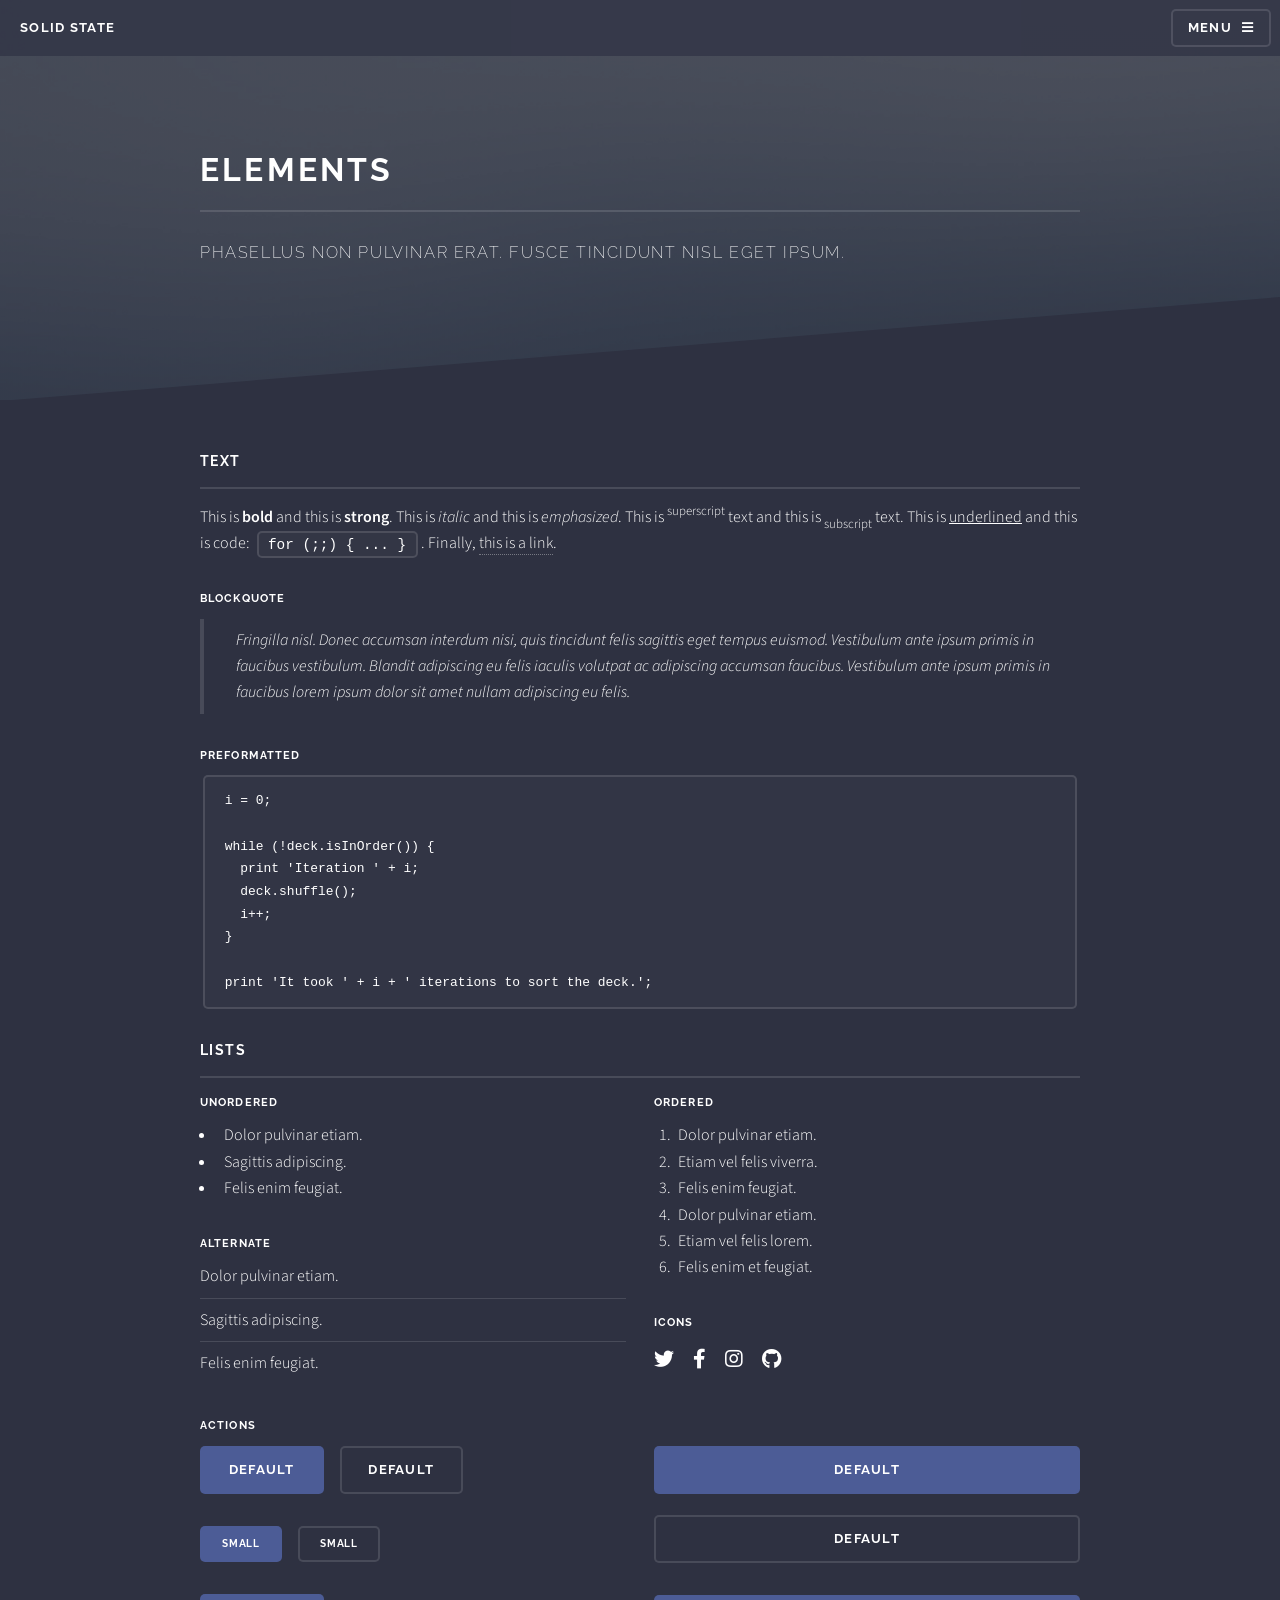
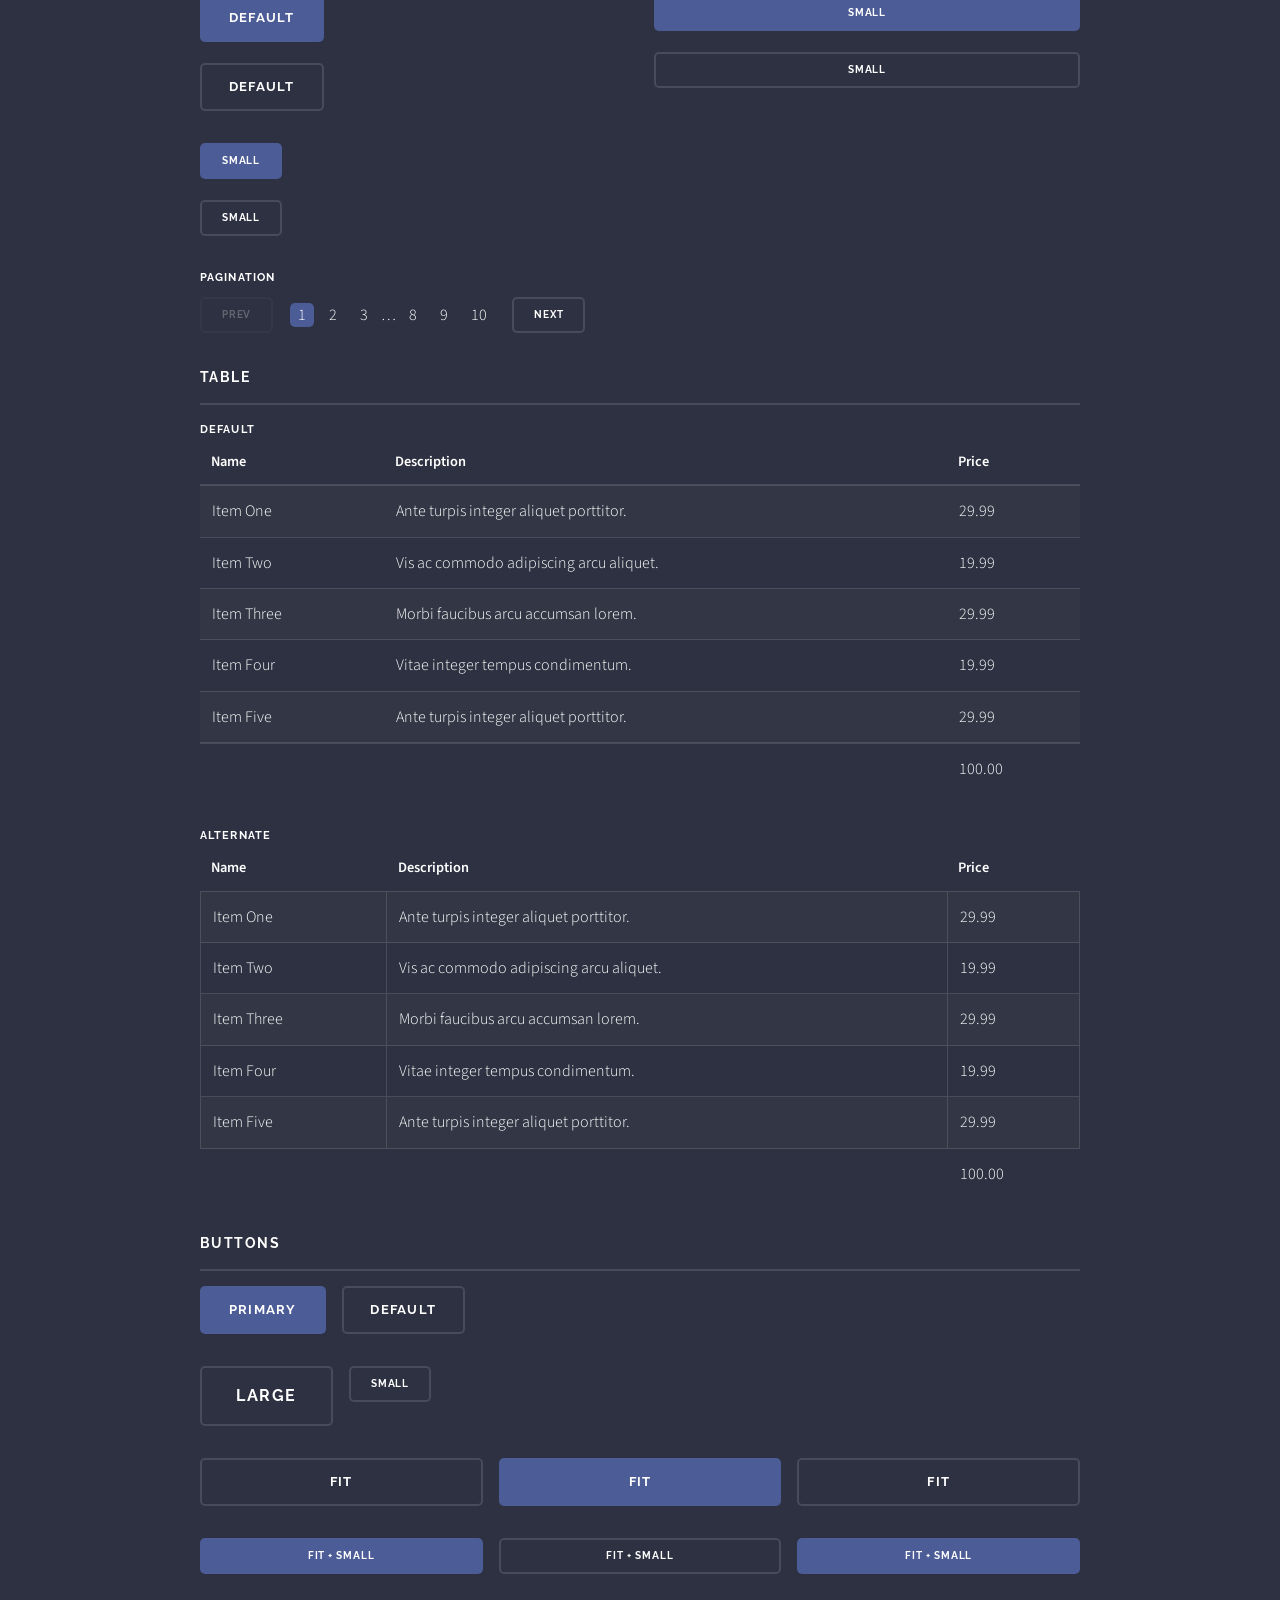
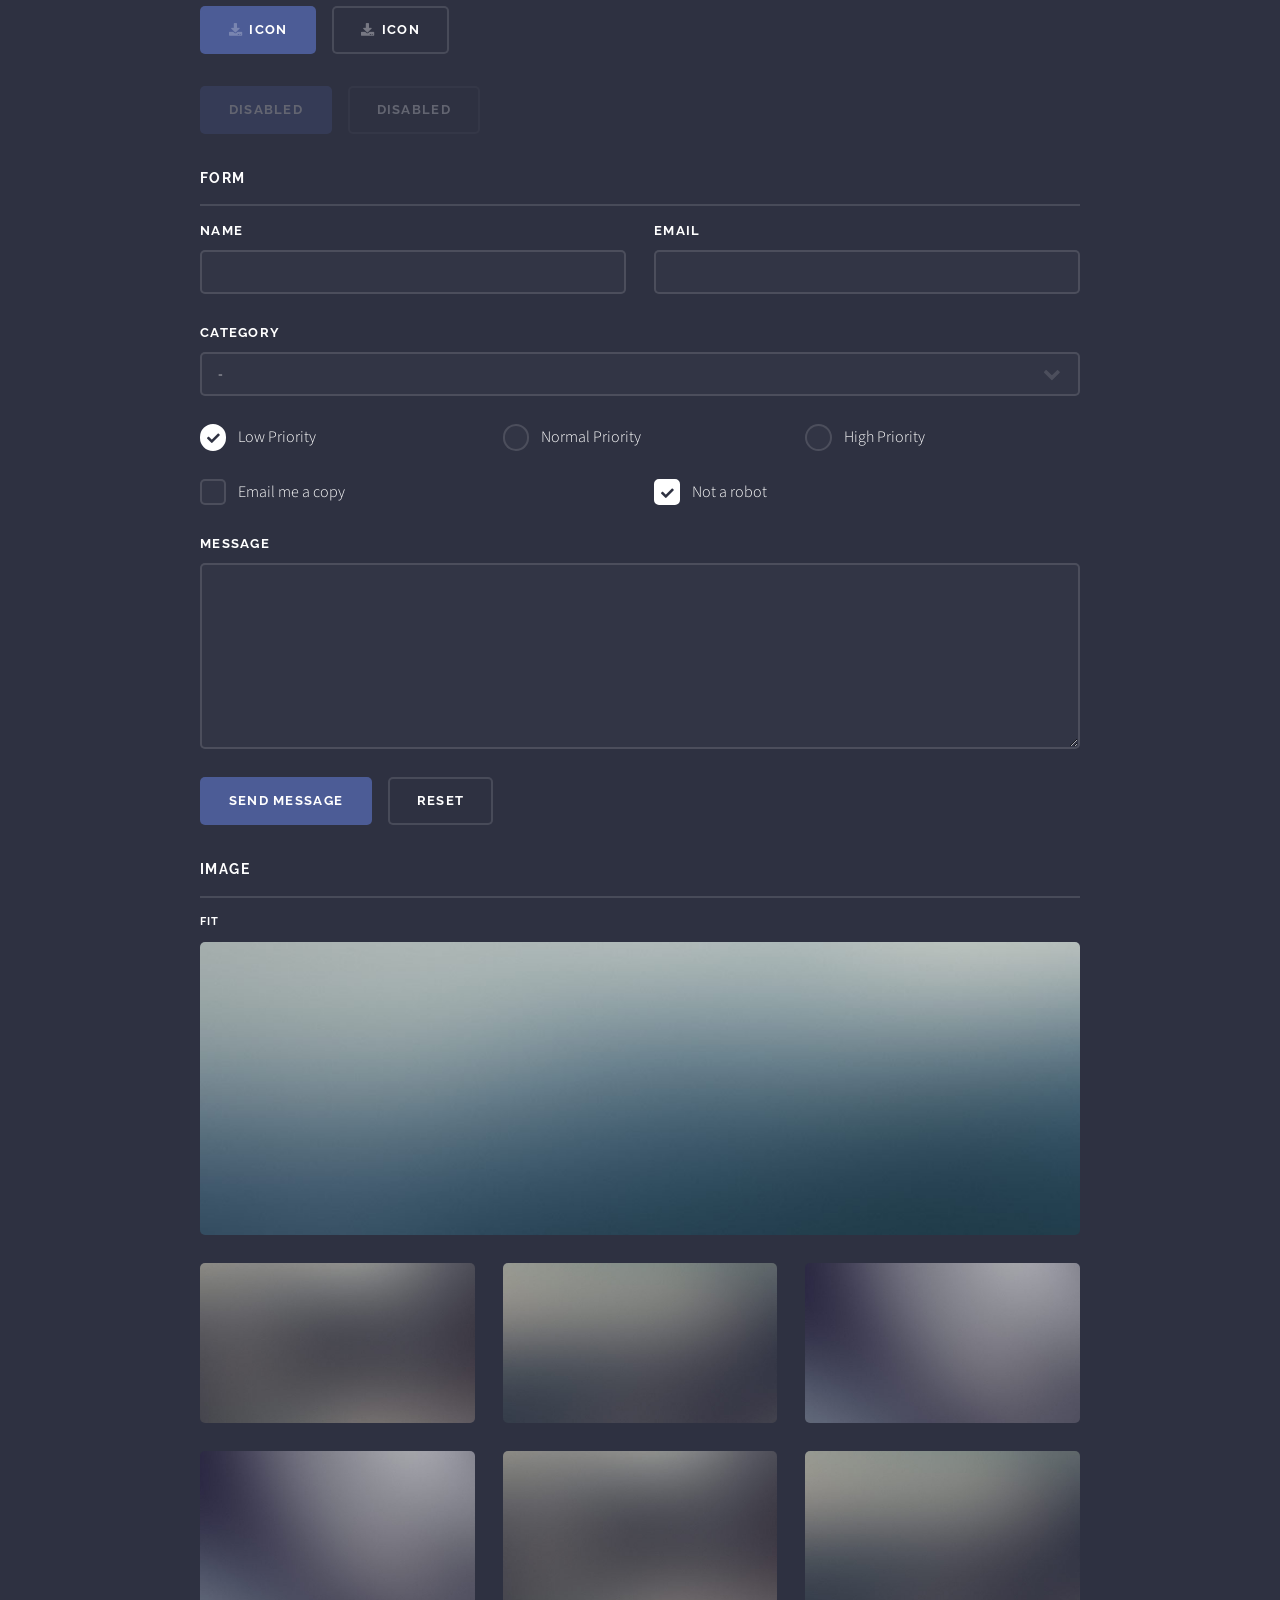
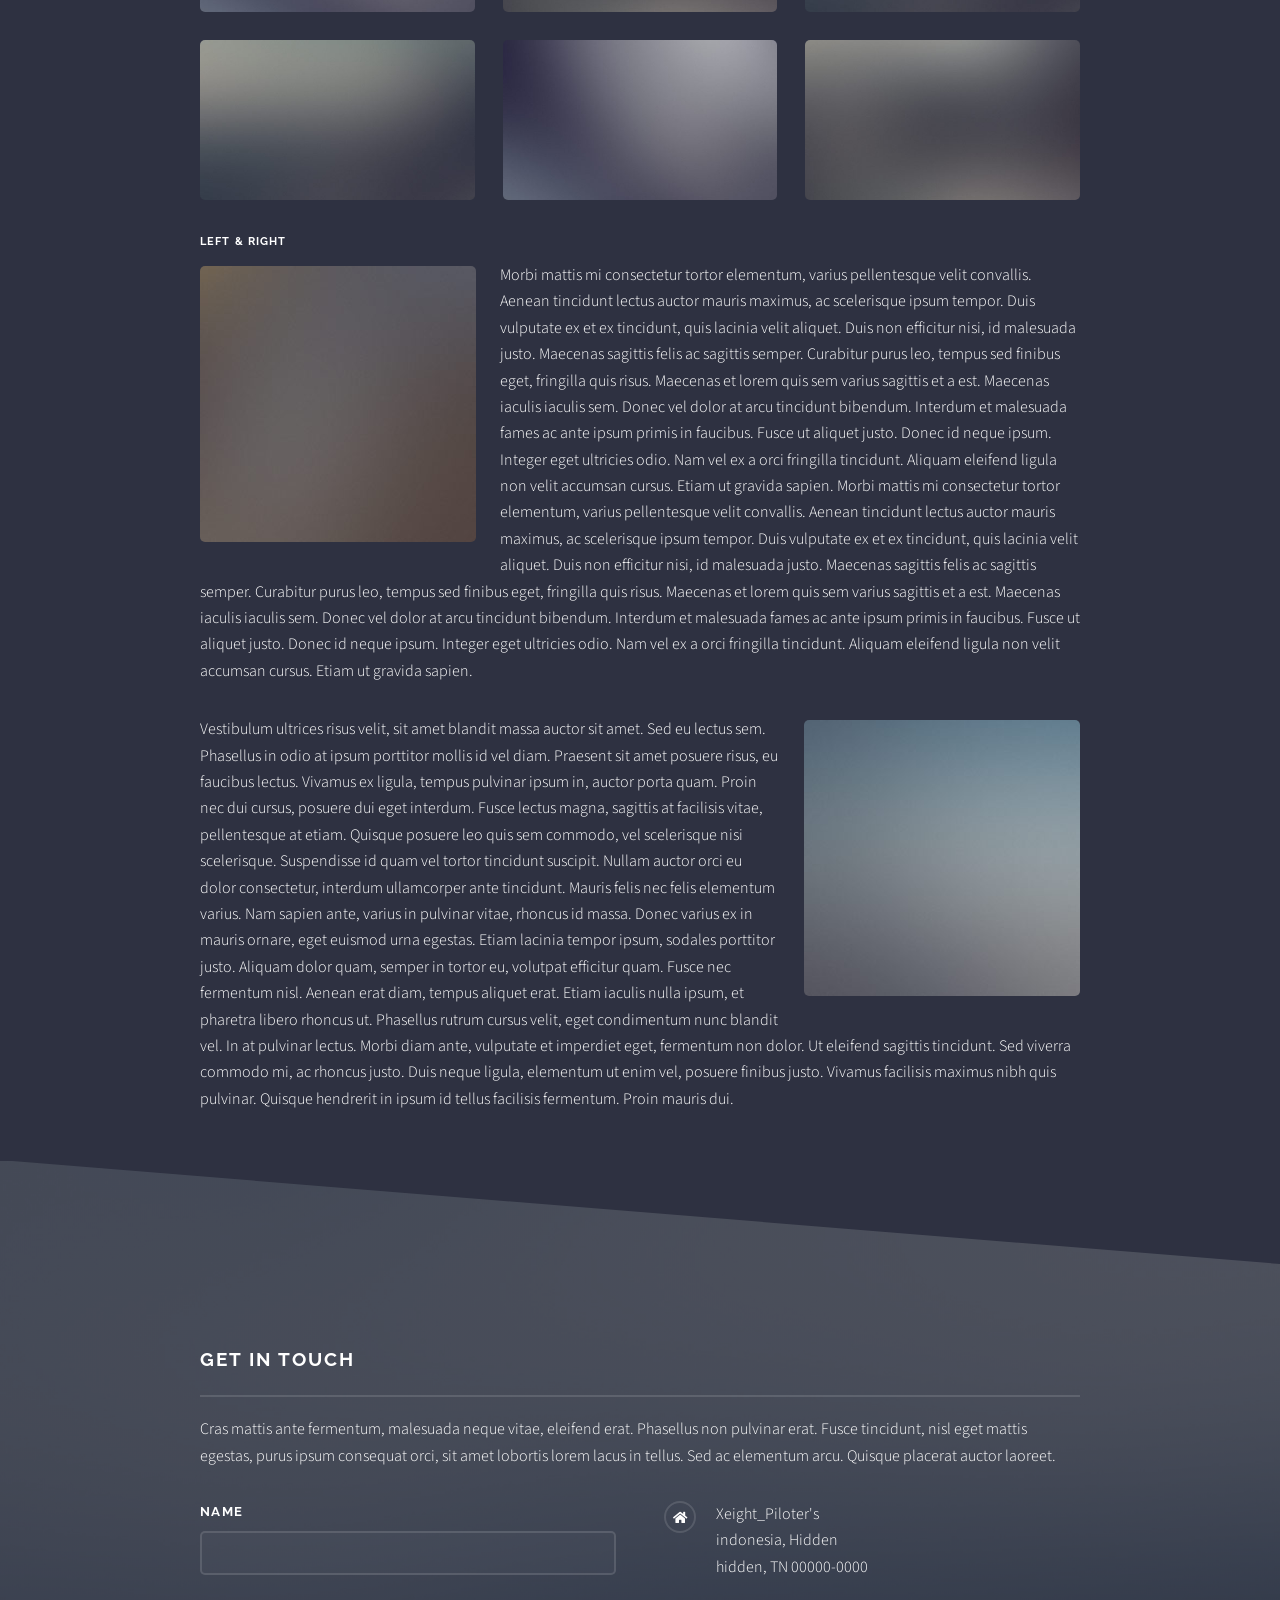
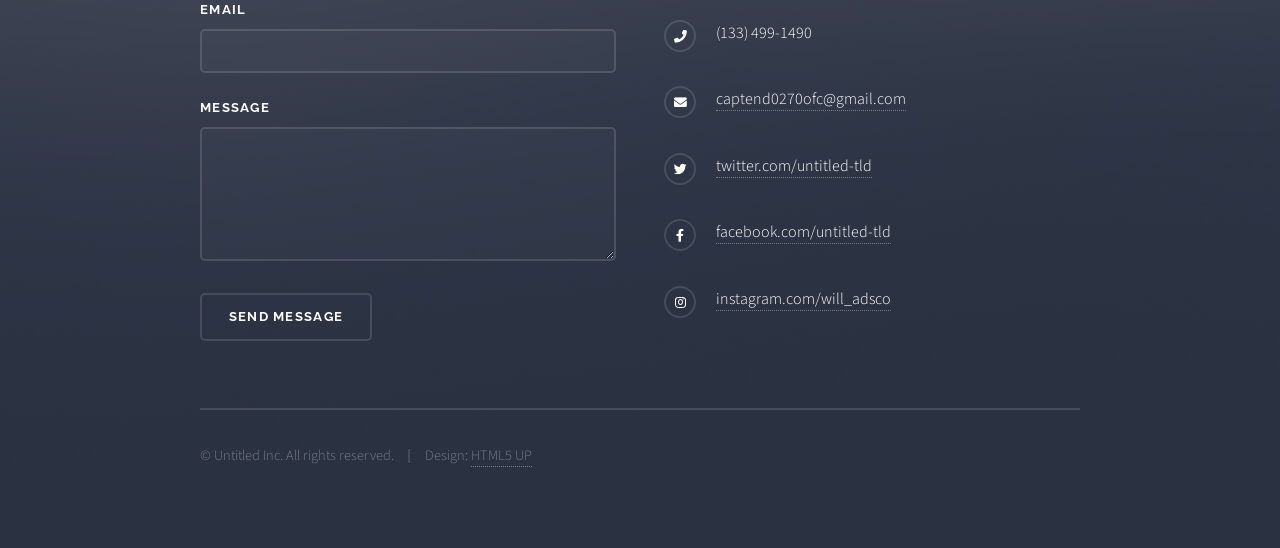
<file: elements.html>
<!DOCTYPE HTML>
<!--

-->
<html>
	<head>
		<title>Elements - cMake_Profero</title>
		<meta charset="utf-8" />
		<meta name="viewport" content="width=device-width, initial-scale=1.0">
		<link rel="stylesheet" href="assets/css/main.css" />
		<noscript><link rel="stylesheet" href="assets/css/noscript.css" /></noscript>
	</head>
	<body class="is-preload">

		<!-- Page Wrapper -->
			<div id="page-wrapper">

				<!-- Header -->
					<header id="header">
						<h1><a href="index.html">Solid State</a></h1>
						<nav>
							<a href="#menu">Menu</a>
						</nav>
					</header>

				<!-- Menu -->
					<nav id="menu">
						<div class="inner">
							<h2>Menu</h2>
							<ul class="links">
								<li><a href="index.html">Home</a></li>
								<li><a href="generic.html">Generic</a></li>
								<li><a href="elements.html">Elements</a></li>
								<li><a href="#">Log In</a></li>
								<li><a href="#">Sign Up</a></li>
							</ul>
							<a href="#" class="close">Close</a>
						</div>
					</nav>

				<!-- Wrapper -->
					<section id="wrapper">
						<header>
							<div class="inner">
								<h2>Elements</h2>
								<p>Phasellus non pulvinar erat. Fusce tincidunt nisl eget ipsum.</p>
							</div>
						</header>

						<!-- Content -->
							<div class="wrapper">
								<div class="inner">

									<section>
										<h3 class="major">Text</h3>
										<p>This is <b>bold</b> and this is <strong>strong</strong>. This is <i>italic</i> and this is <em>emphasized</em>.
										This is <sup>superscript</sup> text and this is <sub>subscript</sub> text.
										This is <u>underlined</u> and this is code: <code>for (;;) { ... }</code>. Finally, <a href="#">this is a link</a>.</p>
										<h4>Blockquote</h4>
										<blockquote>Fringilla nisl. Donec accumsan interdum nisi, quis tincidunt felis sagittis eget tempus euismod. Vestibulum ante ipsum primis in faucibus vestibulum. Blandit adipiscing eu felis iaculis volutpat ac adipiscing accumsan faucibus. Vestibulum ante ipsum primis in faucibus lorem ipsum dolor sit amet nullam adipiscing eu felis.</blockquote>
										<h4>Preformatted</h4>
										<pre><code>i = 0;

while (!deck.isInOrder()) {
  print 'Iteration ' + i;
  deck.shuffle();
  i++;
}

print 'It took ' + i + ' iterations to sort the deck.';</code></pre>
									</section>

									<section>
										<h3 class="major">Lists</h3>
										<div class="row">
											<div class="col-6 col-12-medium">
												<h4>Unordered</h4>
												<ul>
													<li>Dolor pulvinar etiam.</li>
													<li>Sagittis adipiscing.</li>
													<li>Felis enim feugiat.</li>
												</ul>
												<h4>Alternate</h4>
												<ul class="alt">
													<li>Dolor pulvinar etiam.</li>
													<li>Sagittis adipiscing.</li>
													<li>Felis enim feugiat.</li>
												</ul>
											</div>
											<div class="col-6 col-12-medium">
												<h4>Ordered</h4>
												<ol>
													<li>Dolor pulvinar etiam.</li>
													<li>Etiam vel felis viverra.</li>
													<li>Felis enim feugiat.</li>
													<li>Dolor pulvinar etiam.</li>
													<li>Etiam vel felis lorem.</li>
													<li>Felis enim et feugiat.</li>
												</ol>
												<h4>Icons</h4>
												<ul class="icons">
													<li><a href="#" class="icon brands fa-twitter"><span class="label">Twitter</span></a></li>
													<li><a href="#" class="icon brands fa-facebook-f"><span class="label">Facebook</span></a></li>
													<li><a href="#" class="icon brands fa-instagram"><span class="label">Instagram</span></a></li>
													<li><a href="#" class="icon brands fa-github"><span class="label">Github</span></a></li>
												</ul>
											</div>
										</div>
										<h4>Actions</h4>
										<div class="row">
											<div class="col-6 col-12-medium">
												<ul class="actions">
													<li><a href="#" class="button primary">Default</a></li>
													<li><a href="#" class="button">Default</a></li>
												</ul>
												<ul class="actions small">
													<li><a href="#" class="button primary small">Small</a></li>
													<li><a href="#" class="button small">Small</a></li>
												</ul>
												<ul class="actions stacked">
													<li><a href="#" class="button primary">Default</a></li>
													<li><a href="#" class="button">Default</a></li>
												</ul>
												<ul class="actions stacked small">
													<li><a href="#" class="button primary small">Small</a></li>
													<li><a href="#" class="button small">Small</a></li>
												</ul>
											</div>
											<div class="col-6 col-12-medium">
												<ul class="actions stacked">
													<li><a href="#" class="button primary fit">Default</a></li>
													<li><a href="#" class="button fit">Default</a></li>
												</ul>
												<ul class="actions stacked small">
													<li><a href="#" class="button primary small fit">Small</a></li>
													<li><a href="#" class="button small fit">Small</a></li>
												</ul>
											</div>
										</div>
										<h4>Pagination</h4>
										<ul class="pagination">
											<li><span class="button small disabled">Prev</span></li>
											<li><a href="#" class="page active">1</a></li>
											<li><a href="#" class="page">2</a></li>
											<li><a href="#" class="page">3</a></li>
											<li><span>&hellip;</span></li>
											<li><a href="#" class="page">8</a></li>
											<li><a href="#" class="page">9</a></li>
											<li><a href="#" class="page">10</a></li>
											<li><a href="#" class="button small">Next</a></li>
										</ul>
									</section>

									<section>
										<h3 class="major">Table</h3>
										<h4>Default</h4>
										<div class="table-wrapper">
											<table>
												<thead>
													<tr>
														<th>Name</th>
														<th>Description</th>
														<th>Price</th>
													</tr>
												</thead>
												<tbody>
													<tr>
														<td>Item One</td>
														<td>Ante turpis integer aliquet porttitor.</td>
														<td>29.99</td>
													</tr>
													<tr>
														<td>Item Two</td>
														<td>Vis ac commodo adipiscing arcu aliquet.</td>
														<td>19.99</td>
													</tr>
													<tr>
														<td>Item Three</td>
														<td> Morbi faucibus arcu accumsan lorem.</td>
														<td>29.99</td>
													</tr>
													<tr>
														<td>Item Four</td>
														<td>Vitae integer tempus condimentum.</td>
														<td>19.99</td>
													</tr>
													<tr>
														<td>Item Five</td>
														<td>Ante turpis integer aliquet porttitor.</td>
														<td>29.99</td>
													</tr>
												</tbody>
												<tfoot>
													<tr>
														<td colspan="2"></td>
														<td>100.00</td>
													</tr>
												</tfoot>
											</table>
										</div>

										<h4>Alternate</h4>
										<div class="table-wrapper">
											<table class="alt">
												<thead>
													<tr>
														<th>Name</th>
														<th>Description</th>
														<th>Price</th>
													</tr>
												</thead>
												<tbody>
													<tr>
														<td>Item One</td>
														<td>Ante turpis integer aliquet porttitor.</td>
														<td>29.99</td>
													</tr>
													<tr>
														<td>Item Two</td>
														<td>Vis ac commodo adipiscing arcu aliquet.</td>
														<td>19.99</td>
													</tr>
													<tr>
														<td>Item Three</td>
														<td> Morbi faucibus arcu accumsan lorem.</td>
														<td>29.99</td>
													</tr>
													<tr>
														<td>Item Four</td>
														<td>Vitae integer tempus condimentum.</td>
														<td>19.99</td>
													</tr>
													<tr>
														<td>Item Five</td>
														<td>Ante turpis integer aliquet porttitor.</td>
														<td>29.99</td>
													</tr>
												</tbody>
												<tfoot>
													<tr>
														<td colspan="2"></td>
														<td>100.00</td>
													</tr>
												</tfoot>
											</table>
										</div>
									</section>

									<section>
										<h3 class="major">Buttons</h3>
										<ul class="actions">
											<li><a href="#" class="button primary">Primary</a></li>
											<li><a href="#" class="button">Default</a></li>
										</ul>
										<ul class="actions">
											<li><a href="#" class="button large">Large</a></li>
											<li><a href="#" class="button small">Small</a></li>
										</ul>
										<ul class="actions fit">
											<li><a href="#" class="button fit">Fit</a></li>
											<li><a href="#" class="button primary fit">Fit</a></li>
											<li><a href="#" class="button fit">Fit</a></li>
										</ul>
										<ul class="actions fit small">
											<li><a href="#" class="button primary fit small">Fit + Small</a></li>
											<li><a href="#" class="button fit small">Fit + Small</a></li>
											<li><a href="#" class="button primary fit small">Fit + Small</a></li>
										</ul>
										<ul class="actions">
											<li><a href="#" class="button primary icon solid fa-download">Icon</a></li>
											<li><a href="#" class="button icon solid fa-download">Icon</a></li>
										</ul>
										<ul class="actions">
											<li><span class="button primary disabled">Disabled</span></li>
											<li><span class="button disabled">Disabled</span></li>
										</ul>
									</section>

									<section>
										<h3 class="major">Form</h3>
										<form method="post" action="#">
											<div class="row gtr-uniform">
												<div class="col-6 col-12-xsmall">
													<label for="demo-name">Name</label>
													<input type="text" name="demo-name" id="demo-name" value="" />
												</div>
												<div class="col-6 col-12-xsmall">
													<label for="demo-email">Email</label>
													<input type="email" name="demo-email" id="demo-email" value="" />
												</div>
												<div class="col-12">
													<label for="demo-category">Category</label>
													<select name="demo-category" id="demo-category">
														<option value="">-</option>
														<option value="1">Manufacturing</option>
														<option value="1">Shipping</option>
														<option value="1">Administration</option>
														<option value="1">Human Resources</option>
													</select>
												</div>
												<div class="col-4 col-12-small">
													<input type="radio" id="demo-priority-low" name="demo-priority" checked>
													<label for="demo-priority-low">Low Priority</label>
												</div>
												<div class="col-4 col-12-small">
													<input type="radio" id="demo-priority-normal" name="demo-priority">
													<label for="demo-priority-normal">Normal Priority</label>
												</div>
												<div class="col-4 col-12-small">
													<input type="radio" id="demo-priority-high" name="demo-priority">
													<label for="demo-priority-high">High Priority</label>
												</div>
												<div class="col-6 col-12-small">
													<input type="checkbox" id="demo-copy" name="demo-copy">
													<label for="demo-copy">Email me a copy</label>
												</div>
												<div class="col-6 col-12-small">
													<input type="checkbox" id="demo-human" name="demo-human" checked>
													<label for="demo-human">Not a robot</label>
												</div>
												<div class="col-12">
													<label for="demo-message">Message</label>
													<textarea name="demo-message" id="demo-message" rows="6"></textarea>
												</div>
												<div class="col-12">
													<ul class="actions">
														<li><input type="submit" value="Send Message" class="primary" /></li>
														<li><input type="reset" value="Reset" /></li>
													</ul>
												</div>
											</div>
										</form>
									</section>

									<section>
										<h3 class="major">Image</h3>
										<h4>Fit</h4>
										<div class="box alt">
											<div class="row gtr-uniform">
												<div class="col-12"><span class="image fit"><img src="images/pic08.jpg" alt="" /></span></div>
												<div class="col-4"><span class="image fit"><img src="images/pic05.jpg" alt="" /></span></div>
												<div class="col-4"><span class="image fit"><img src="images/pic06.jpg" alt="" /></span></div>
												<div class="col-4"><span class="image fit"><img src="images/pic07.jpg" alt="" /></span></div>
												<div class="col-4"><span class="image fit"><img src="images/pic07.jpg" alt="" /></span></div>
												<div class="col-4"><span class="image fit"><img src="images/pic05.jpg" alt="" /></span></div>
												<div class="col-4"><span class="image fit"><img src="images/pic06.jpg" alt="" /></span></div>
												<div class="col-4"><span class="image fit"><img src="images/pic06.jpg" alt="" /></span></div>
												<div class="col-4"><span class="image fit"><img src="images/pic07.jpg" alt="" /></span></div>
												<div class="col-4"><span class="image fit"><img src="images/pic05.jpg" alt="" /></span></div>
											</div>
										</div>
										<h4>Left &amp; Right</h4>
										<p><span class="image left"><img src="images/pic01.jpg" alt="" /></span>Morbi mattis mi consectetur tortor elementum, varius pellentesque velit convallis. Aenean tincidunt lectus auctor mauris maximus, ac scelerisque ipsum tempor. Duis vulputate ex et ex tincidunt, quis lacinia velit aliquet. Duis non efficitur nisi, id malesuada justo. Maecenas sagittis felis ac sagittis semper. Curabitur purus leo, tempus sed finibus eget, fringilla quis risus. Maecenas et lorem quis sem varius sagittis et a est. Maecenas iaculis iaculis sem. Donec vel dolor at arcu tincidunt bibendum. Interdum et malesuada fames ac ante ipsum primis in faucibus. Fusce ut aliquet justo. Donec id neque ipsum. Integer eget ultricies odio. Nam vel ex a orci fringilla tincidunt. Aliquam eleifend ligula non velit accumsan cursus. Etiam ut gravida sapien. Morbi mattis mi consectetur tortor elementum, varius pellentesque velit convallis. Aenean tincidunt lectus auctor mauris maximus, ac scelerisque ipsum tempor. Duis vulputate ex et ex tincidunt, quis lacinia velit aliquet. Duis non efficitur nisi, id malesuada justo. Maecenas sagittis felis ac sagittis semper. Curabitur purus leo, tempus sed finibus eget, fringilla quis risus. Maecenas et lorem quis sem varius sagittis et a est. Maecenas iaculis iaculis sem. Donec vel dolor at arcu tincidunt bibendum. Interdum et malesuada fames ac ante ipsum primis in faucibus. Fusce ut aliquet justo. Donec id neque ipsum. Integer eget ultricies odio. Nam vel ex a orci fringilla tincidunt. Aliquam eleifend ligula non velit accumsan cursus. Etiam ut gravida sapien.</p>
										<p><span class="image right"><img src="images/pic02.jpg" alt="" /></span>Vestibulum ultrices risus velit, sit amet blandit massa auctor sit amet. Sed eu lectus sem. Phasellus in odio at ipsum porttitor mollis id vel diam. Praesent sit amet posuere risus, eu faucibus lectus. Vivamus ex ligula, tempus pulvinar ipsum in, auctor porta quam. Proin nec dui cursus, posuere dui eget interdum. Fusce lectus magna, sagittis at facilisis vitae, pellentesque at etiam. Quisque posuere leo quis sem commodo, vel scelerisque nisi scelerisque. Suspendisse id quam vel tortor tincidunt suscipit. Nullam auctor orci eu dolor consectetur, interdum ullamcorper ante tincidunt. Mauris felis nec felis elementum varius. Nam sapien ante, varius in pulvinar vitae, rhoncus id massa. Donec varius ex in mauris ornare, eget euismod urna egestas. Etiam lacinia tempor ipsum, sodales porttitor justo. Aliquam dolor quam, semper in tortor eu, volutpat efficitur quam. Fusce nec fermentum nisl. Aenean erat diam, tempus aliquet erat. Etiam iaculis nulla ipsum, et pharetra libero rhoncus ut. Phasellus rutrum cursus velit, eget condimentum nunc blandit vel. In at pulvinar lectus. Morbi diam ante, vulputate et imperdiet eget, fermentum non dolor. Ut eleifend sagittis tincidunt. Sed viverra commodo mi, ac rhoncus justo. Duis neque ligula, elementum ut enim vel, posuere finibus justo. Vivamus facilisis maximus nibh quis pulvinar. Quisque hendrerit in ipsum id tellus facilisis fermentum. Proin mauris dui.</p>
									</section>

								</div>
							</div>

					</section>

				<!-- Footer -->
					<section id="footer">
						<div class="inner">
							<h2 class="major">Get in touch</h2>
							<p>Cras mattis ante fermentum, malesuada neque vitae, eleifend erat. Phasellus non pulvinar erat. Fusce tincidunt, nisl eget mattis egestas, purus ipsum consequat orci, sit amet lobortis lorem lacus in tellus. Sed ac elementum arcu. Quisque placerat auctor laoreet.</p>
							<form method="post" action="#">
								<div class="fields">
									<div class="field">
										<label for="name">Name</label>
										<input type="text" name="name" id="name" />
									</div>
									<div class="field">
										<label for="email">Email</label>
										<input type="email" name="email" id="email" />
									</div>
									<div class="field">
										<label for="message">Message</label>
										<textarea name="message" id="message" rows="4"></textarea>
									</div>
								</div>
								<ul class="actions">
									<li><input type="submit" value="Send Message" /></li>
								</ul>
							</form>
							<ul class="contact">
								<li class="icon solid fa-home">
									Xeight_Piloter's<br />
									indonesia, Hidden<br />
									hidden, TN 00000-0000
								</li>
								<li class="icon solid fa-phone">(133) 499-1490</li>
								<li class="icon solid fa-envelope"><a href="#">captend0270ofc@gmail.com</a></li>
								<li class="icon brands fa-twitter"><a href="#">twitter.com/untitled-tld</a></li>
								<li class="icon brands fa-facebook-f"><a href="#">facebook.com/untitled-tld</a></li>
								<li class="icon brands fa-instagram"><a href="#">instagram.com/will_adsco</a></li>
							</ul>
							<ul class="copyright">
								<li>&copy; Untitled Inc. All rights reserved.</li><li>Design: <a href="http://html5up.net">HTML5 UP</a></li>
							</ul>
						</div>
					</section>

			</div>

		<!-- Scripts -->
			<script src="assets/js/jquery.min.js"></script>
			<script src="assets/js/jquery.scrollex.min.js"></script>
			<script src="assets/js/browser.min.js"></script>
			<script src="assets/js/breakpoints.min.js"></script>
			<script src="assets/js/util.js"></script>
			<script src="assets/js/main.js"></script>

	</body>
</html>
</file>
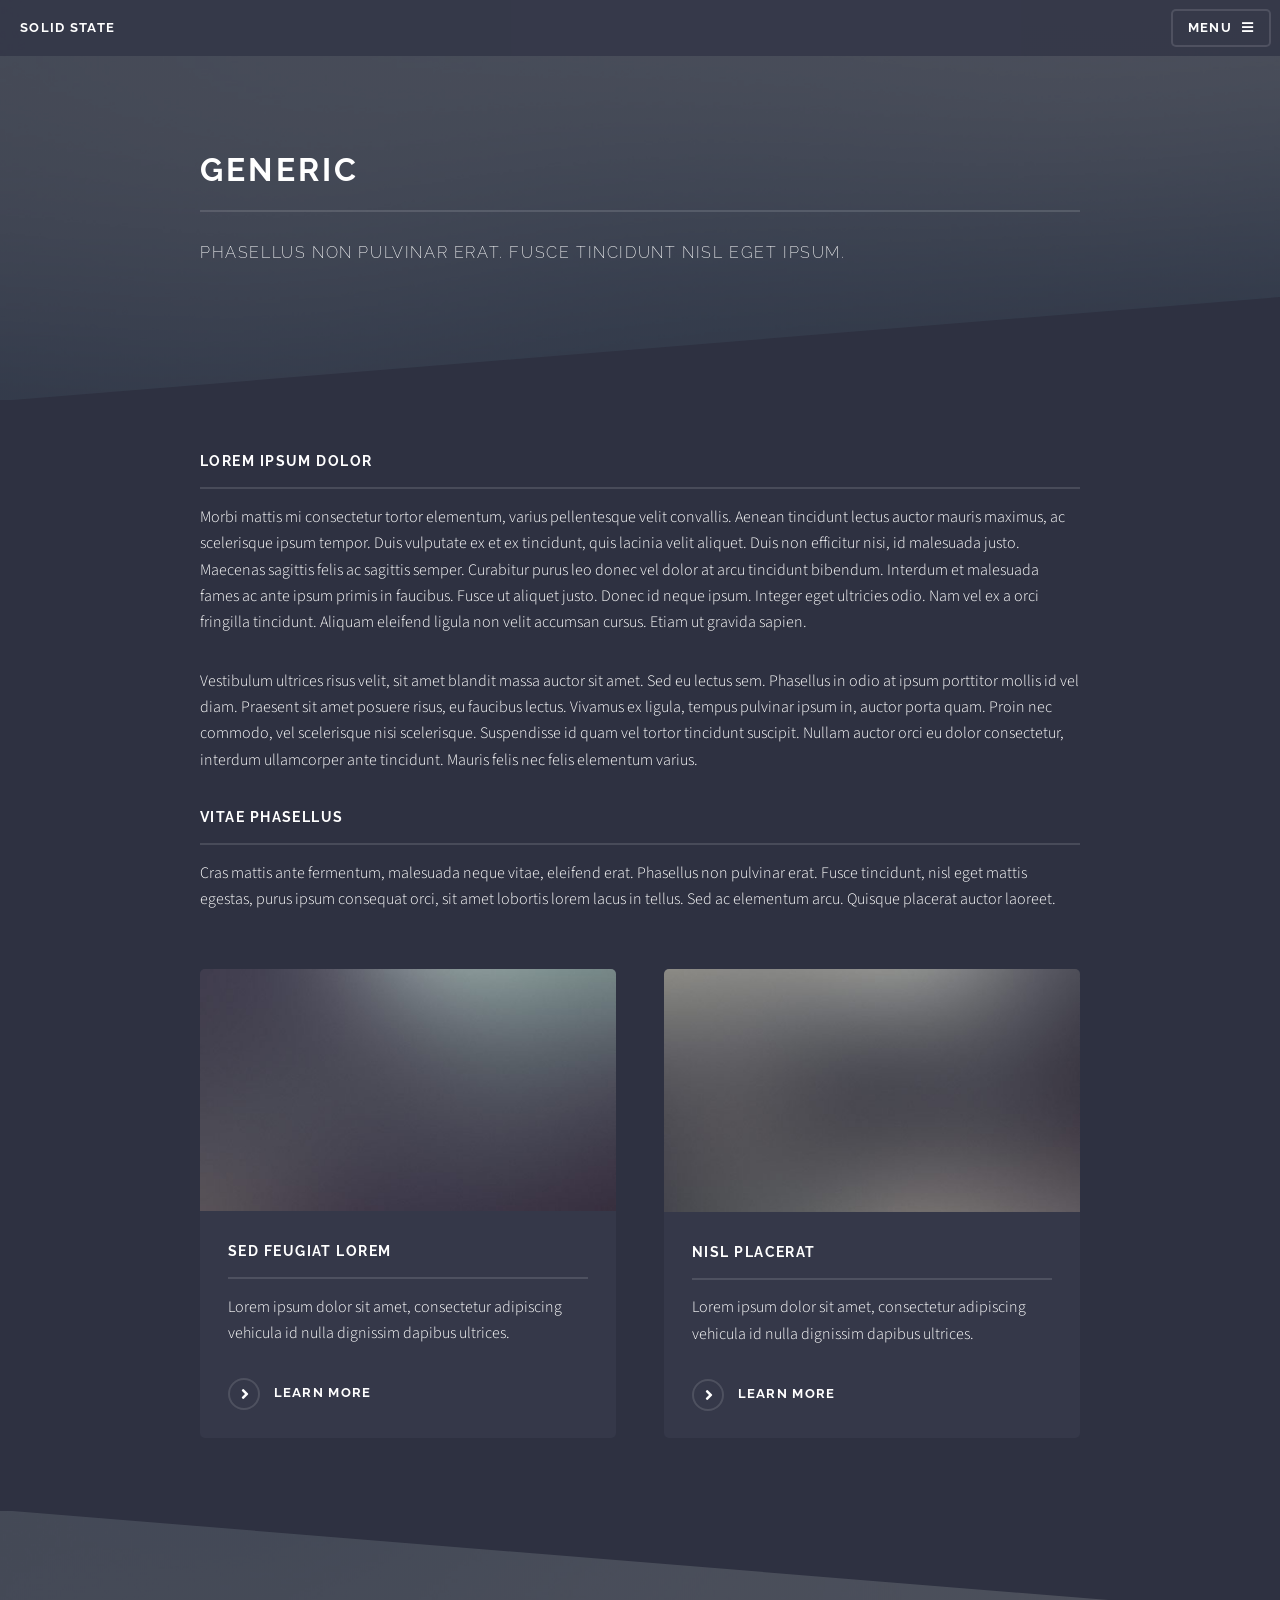
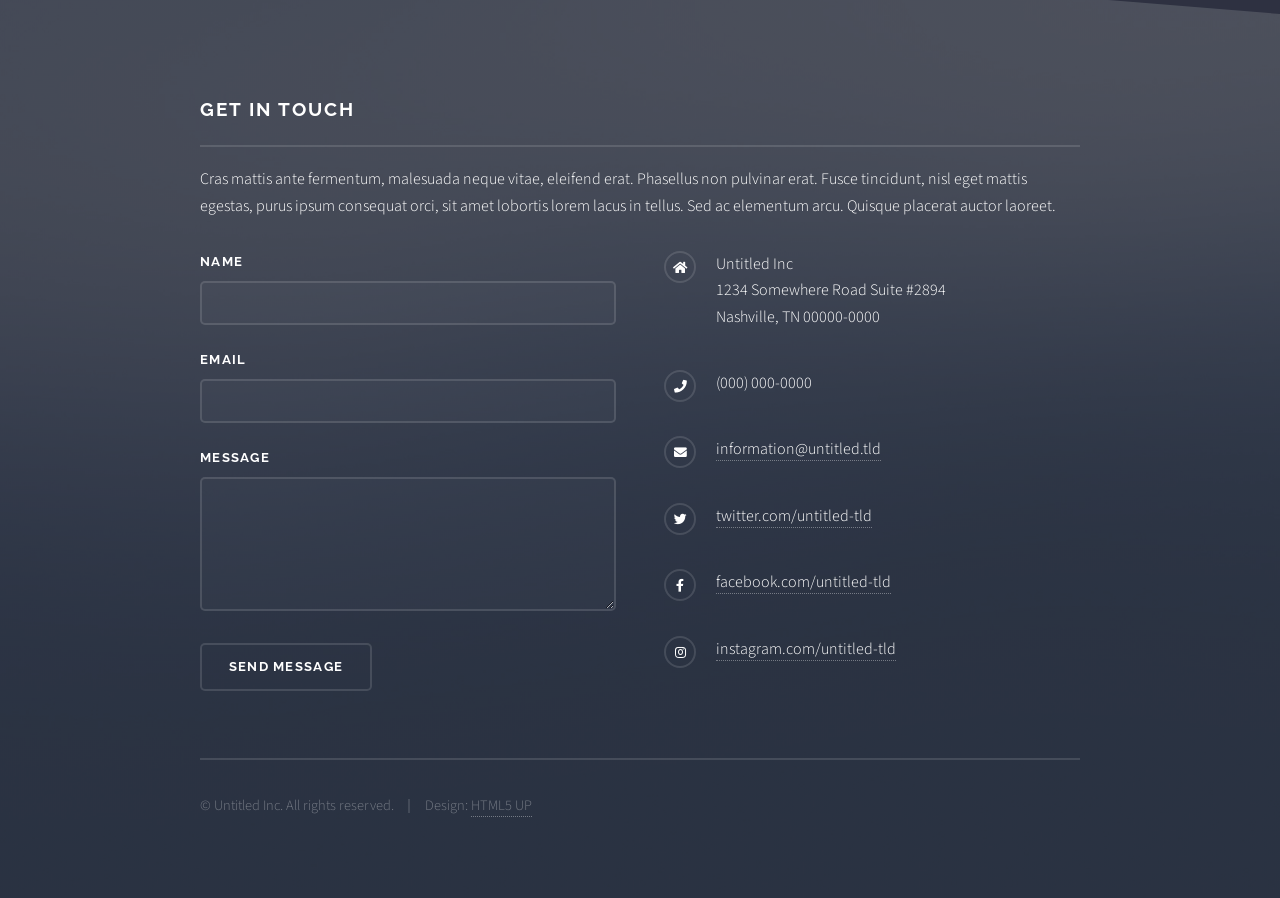
<file: generic.html>
<!DOCTYPE HTML>
<!--

-->
<html>
	<head>
		<title>Generic - Solid State by HTML5 UP</title>
		<meta charset="utf-8" />
		<meta name="viewport" content="width=device-width, initial-scale=1, user-scalable=no" />
		<link rel="stylesheet" href="assets/css/main.css" />
		<noscript><link rel="stylesheet" href="assets/css/noscript.css" /></noscript>
	</head>
	<body class="is-preload">

		<!-- Page Wrapper -->
			<div id="page-wrapper">

				<!-- Header -->
					<header id="header">
						<h1><a href="index.html">Solid State</a></h1>
						<nav>
							<a href="#menu">Menu</a>
						</nav>
					</header>

				<!-- Menu -->
					<nav id="menu">
						<div class="inner">
							<h2>Menu</h2>
							<ul class="links">
								<li><a href="index.html">Home</a></li>
								<li><a href="generic.html">Generic</a></li>
								<li><a href="elements.html">Elements</a></li>
								<li><a href="#">Log In</a></li>
								<li><a href="#">Sign Up</a></li>
							</ul>
							<a href="#" class="close">Close</a>
						</div>
					</nav>

				<!-- Wrapper -->
					<section id="wrapper">
						<header>
							<div class="inner">
								<h2>Generic</h2>
								<p>Phasellus non pulvinar erat. Fusce tincidunt nisl eget ipsum.</p>
							</div>
						</header>

						<!-- Content -->
							<div class="wrapper">
								<div class="inner">

									<h3 class="major">Lorem ipsum dolor</h3>
									<p>Morbi mattis mi consectetur tortor elementum, varius pellentesque velit convallis. Aenean tincidunt lectus auctor mauris maximus, ac scelerisque ipsum tempor. Duis vulputate ex et ex tincidunt, quis lacinia velit aliquet. Duis non efficitur nisi, id malesuada justo. Maecenas sagittis felis ac sagittis semper. Curabitur purus leo donec vel dolor at arcu tincidunt bibendum. Interdum et malesuada fames ac ante ipsum primis in faucibus. Fusce ut aliquet justo. Donec id neque ipsum. Integer eget ultricies odio. Nam vel ex a orci fringilla tincidunt. Aliquam eleifend ligula non velit accumsan cursus. Etiam ut gravida sapien.</p>

									<p>Vestibulum ultrices risus velit, sit amet blandit massa auctor sit amet. Sed eu lectus sem. Phasellus in odio at ipsum porttitor mollis id vel diam. Praesent sit amet posuere risus, eu faucibus lectus. Vivamus ex ligula, tempus pulvinar ipsum in, auctor porta quam. Proin nec commodo, vel scelerisque nisi scelerisque. Suspendisse id quam vel tortor tincidunt suscipit. Nullam auctor orci eu dolor consectetur, interdum ullamcorper ante tincidunt. Mauris felis nec felis elementum varius.</p>

									<h3 class="major">Vitae phasellus</h3>
									<p>Cras mattis ante fermentum, malesuada neque vitae, eleifend erat. Phasellus non pulvinar erat. Fusce tincidunt, nisl eget mattis egestas, purus ipsum consequat orci, sit amet lobortis lorem lacus in tellus. Sed ac elementum arcu. Quisque placerat auctor laoreet.</p>

									<section class="features">
										<article>
											<a href="#" class="image"><img src="images/pic04.jpg" alt="" /></a>
											<h3 class="major">Sed feugiat lorem</h3>
											<p>Lorem ipsum dolor sit amet, consectetur adipiscing vehicula id nulla dignissim dapibus ultrices.</p>
											<a href="#" class="special">Learn more</a>
										</article>
										<article>
											<a href="#" class="image"><img src="images/pic05.jpg" alt="" /></a>
											<h3 class="major">Nisl placerat</h3>
											<p>Lorem ipsum dolor sit amet, consectetur adipiscing vehicula id nulla dignissim dapibus ultrices.</p>
											<a href="#" class="special">Learn more</a>
										</article>
									</section>

								</div>
							</div>

					</section>

				<!-- Footer -->
					<section id="footer">
						<div class="inner">
							<h2 class="major">Get in touch</h2>
							<p>Cras mattis ante fermentum, malesuada neque vitae, eleifend erat. Phasellus non pulvinar erat. Fusce tincidunt, nisl eget mattis egestas, purus ipsum consequat orci, sit amet lobortis lorem lacus in tellus. Sed ac elementum arcu. Quisque placerat auctor laoreet.</p>
							<form method="post" action="#">
								<div class="fields">
									<div class="field">
										<label for="name">Name</label>
										<input type="text" name="name" id="name" />
									</div>
									<div class="field">
										<label for="email">Email</label>
										<input type="email" name="email" id="email" />
									</div>
									<div class="field">
										<label for="message">Message</label>
										<textarea name="message" id="message" rows="4"></textarea>
									</div>
								</div>
								<ul class="actions">
									<li><input type="submit" value="Send Message" /></li>
								</ul>
							</form>
							<ul class="contact">
								<li class="icon solid fa-home">
									Untitled Inc<br />
									1234 Somewhere Road Suite #2894<br />
									Nashville, TN 00000-0000
								</li>
								<li class="icon solid fa-phone">(000) 000-0000</li>
								<li class="icon solid fa-envelope"><a href="#">information@untitled.tld</a></li>
								<li class="icon brands fa-twitter"><a href="#">twitter.com/untitled-tld</a></li>
								<li class="icon brands fa-facebook-f"><a href="#">facebook.com/untitled-tld</a></li>
								<li class="icon brands fa-instagram"><a href="#">instagram.com/untitled-tld</a></li>
							</ul>
							<ul class="copyright">
								<li>&copy; Untitled Inc. All rights reserved.</li><li>Design: <a href="http://html5up.net">HTML5 UP</a></li>
							</ul>
						</div>
					</section>

			</div>

		<!-- Scripts -->
			<script src="assets/js/jquery.min.js"></script>
			<script src="assets/js/jquery.scrollex.min.js"></script>
			<script src="assets/js/browser.min.js"></script>
			<script src="assets/js/breakpoints.min.js"></script>
			<script src="assets/js/util.js"></script>
			<script src="assets/js/main.js"></script>

	</body>
</html>
</file>
<file: assets/css/noscript.css>
/* Banner */

	body.is-preload #banner .logo {
		-moz-transform: none;
		-webkit-transform: none;
		-ms-transform: none;
		transform: none;
		opacity: 1;
	}

	body.is-preload #banner h2 {
		opacity: 1;
		-moz-transform: none;
		-webkit-transform: none;
		-ms-transform: none;
		transform: none;
		-moz-filter: none;
		-webkit-filter: none;
		-ms-filter: none;
		filter: none;
	}

	body.is-preload #banner p {
		opacity: 01;
		-moz-transform: none;
		-webkit-transform: none;
		-ms-transform: none;
		transform: none;
		-moz-filter: none;
		-webkit-filter: none;
		-ms-filter: none;
		filter: none;
	}
</file>
<file: assets/css/main.css>
@import url(fontawesome-all.min.css);
@import url("https://fonts.googleapis.com/css?family=Raleway:200,700|Source+Sans+Pro:300,600,300italic,600italic");

html, body, div, span, applet, object,
iframe, h1, h2, h3, h4, h5, h6, p, blockquote,
pre, a, abbr, acronym, address, big, cite,
code, del, dfn, em, img, ins, kbd, q, s, samp,
small, strike, strong, sub, sup, tt, var, b,
u, i, center, dl, dt, dd, ol, ul, li, fieldset,
form, label, legend, table, caption, tbody,
tfoot, thead, tr, th, td, article, aside,
canvas, details, embed, figure, figcaption,
footer, header, hgroup, menu, nav, output, ruby,
section, summary, time, mark, audio, video {
	margin: 0;
	padding: 0;
	border: 0;
	font-size: 100%;
	font: inherit;
	vertical-align: baseline;}

article, aside, details, figcaption, figure,
footer, header, hgroup, menu, nav, section {
	display: block;}

body {
	line-height: 1;
}

ol, ul {
	list-style: none;
}

blockquote, q {
	quotes: none;
}

	blockquote:before, blockquote:after, q:before, q:after {
		content: '';
		content: none;
	}

table {
	border-collapse: collapse;
	border-spacing: 0;
}

body {
	-webkit-text-size-adjust: none;
}

mark {
	background-color: transparent;
	color: inherit;
}

input::-moz-focus-inner {
	border: 0;
	padding: 0;
}

input, select, textarea {
	-moz-appearance: none;
	-webkit-appearance: none;
	-ms-appearance: none;
	appearance: none;
}

/* Basic */

	@-ms-viewport {
		width: device-width;
	}

	body {
		-ms-overflow-style: scrollbar;
	}

	@media screen and (max-width: 480px) {

		html, body {
			min-width: 320px;
		}

	}

	html {
		box-sizing: border-box;
	}

	*, *:before, *:after {
		box-sizing: inherit;
	}

	body {
		background-color: #2e3141;
		background-image: linear-gradient(to top, rgba(46, 49, 65, 0.8), rgba(46, 49, 65, 0.8)), url("../../images/bg.jpg");
		background-size: auto,
 cover;
		background-attachment: fixed,
 fixed;
		background-position: center,
 center;
	}

		body.is-preload *, body.is-preload *:before, body.is-preload *:after {
			-moz-animation: none !important;
			-webkit-animation: none !important;
			-ms-animation: none !important;
			animation: none !important;
			-moz-transition: none !important;
			-webkit-transition: none !important;
			-ms-transition: none !important;
			transition: none !important;
		}

/* Type */

	body, input, select, textarea {
		color: #ffffff;
		font-family: "Source Sans Pro", Helvetica, sans-serif;
		font-size: 16.5pt;
		font-weight: 300;
		line-height: 1.65;
	}

		@media screen and (max-width: 1680px) {

			body, input, select, textarea {
				font-size: 13pt;
			}

		}

		@media screen and (max-width: 1280px) {

			body, input, select, textarea {
				font-size: 12pt;
			}

		}

		@media screen and (max-width: 980px) {

			body, input, select, textarea {
				font-size: 12pt;
			}

		}

		@media screen and (max-width: 736px) {

			body, input, select, textarea {
				font-size: 12pt;
			}

		}

		@media screen and (max-width: 480px) {

			body, input, select, textarea {
				font-size: 12pt;
			}

		}

	a {
		-moz-transition: color 0.2s ease-in-out, border-bottom-color 0.2s ease-in-out;
		-webkit-transition: color 0.2s ease-in-out, border-bottom-color 0.2s ease-in-out;
		-ms-transition: color 0.2s ease-in-out, border-bottom-color 0.2s ease-in-out;
		transition: color 0.2s ease-in-out, border-bottom-color 0.2s ease-in-out;
		border-bottom: dotted 1px rgba(255, 255, 255, 0.35);
		color: #ffffff;
		text-decoration: none;
	}

		a:hover {
			border-bottom-color: transparent;
			color: #ffffff !important;
		}

		a.special:not(.button) {
			text-decoration: none;
			border-bottom: 0;
			display: block;
			font-family: Raleway, Helvetica, sans-serif;
			font-size: 0.8em;
			font-weight: 700;
			letter-spacing: 0.1em;
			margin: 0 0 2em 0;
			text-transform: uppercase;
		}

			a.special:not(.button):before {
				-moz-osx-font-smoothing: grayscale;
				-webkit-font-smoothing: antialiased;
				display: inline-block;
				font-style: normal;
				font-variant: normal;
				text-rendering: auto;
				line-height: 1;
				text-transform: none !important;
				font-family: 'Font Awesome 5 Free';
				font-weight: 900;
			}

			a.special:not(.button):before {
				-moz-transition: background-color 0.2s ease-in-out;
				-webkit-transition: background-color 0.2s ease-in-out;
				-ms-transition: background-color 0.2s ease-in-out;
				transition: background-color 0.2s ease-in-out;
				border-radius: 100%;
				border: solid 2px rgba(255, 255, 255, 0.125);
				content: '\f105';
				display: inline-block;
				font-size: 1.25em;
				height: 2em;
				line-height: 1.75em;
				margin-right: 0.85em;
				text-align: center;
				text-indent: 0.15em;
				vertical-align: middle;
				width: 2em;
			}

			a.special:not(.button):hover:before {
				background-color: rgba(255, 255, 255, 0.025);
			}

			a.special:not(.button):active:before {
				background-color: rgba(255, 255, 255, 0.075);
			}

	strong, b {
		color: #ffffff;
		font-weight: 600;
	}

	em, i {
		font-style: italic;
	}

	p {
		margin: 0 0 2em 0;
	}

	h1, h2, h3, h4, h5, h6 {
		color: #ffffff;
		font-family: Raleway, Helvetica, sans-serif;
		font-weight: 700;
		letter-spacing: 0.1em;
		margin: 0 0 1em 0;
		text-transform: uppercase;
	}

		h1 a, h2 a, h3 a, h4 a, h5 a, h6 a {
			color: inherit;
			text-decoration: none;
			border-bottom: 0;
		}

		h1 span, h2 span, h3 span, h4 span, h5 span, h6 span {
			font-weight: 200;
		}

		h1.major, h2.major, h3.major, h4.major, h5.major, h6.major {
			padding-bottom: 1em;
			border-bottom: solid 2px rgba(255, 255, 255, 0.125);
		}

	h2 {
		font-size: 1.2em;
	}

	h3 {
		font-size: 0.9em;
	}

	h4 {
		font-size: 0.7em;
	}

	h5 {
		font-size: 0.7em;
	}

	h6 {
		font-size: 0.7em;
	}

	@media screen and (max-width: 736px) {

		h2 {
			font-size: 1em;
		}

		h3 {
			font-size: 0.8em;
		}

	}

	sub {
		font-size: 0.8em;
		position: relative;
		top: 0.5em;
	}

	sup {
		font-size: 0.8em;
		position: relative;
		top: -0.5em;
	}

	blockquote {
		border-left: solid 4px rgba(255, 255, 255, 0.125);
		font-style: italic;
		margin: 0 0 2em 0;
		padding: 0.5em 0 0.5em 2em;
	}

	code {
		background: rgba(255, 255, 255, 0.025);
		border-radius: 5px;
		border: solid 2px rgba(255, 255, 255, 0.125);
		font-family: "Courier New", monospace;
		font-size: 0.9em;
		margin: 0 0.25em;
		padding: 0.25em 0.65em;
	}

	pre {
		-webkit-overflow-scrolling: touch;
		font-family: "Courier New", monospace;
		font-size: 0.9em;
		margin: 0 0 2em 0;
	}

		pre code {
			display: block;
			line-height: 1.75em;
			padding: 1em 1.5em;
			overflow-x: auto;
		}

	hr {
		border: 0;
		border-bottom: solid 2px rgba(255, 255, 255, 0.125);
		margin: 2.5em 0;
	}

		hr.major {
			margin: 4em 0;
		}

	.align-left {
		text-align: left;
	}

	.align-center {
		text-align: center;
	}

	.align-right {
		text-align: right;
	}

/* Row */

	.row {
		display: flex;
		flex-wrap: wrap;
		box-sizing: border-box;
		align-items: stretch;
	}

		.row > * {
			box-sizing: border-box;
		}

		.row.gtr-uniform > * > :last-child {
			margin-bottom: 0;
		}

		.row.aln-left {
			justify-content: flex-start;
		}

		.row.aln-center {
			justify-content: center;
		}

		.row.aln-right {
			justify-content: flex-end;
		}

		.row.aln-top {
			align-items: flex-start;
		}

		.row.aln-middle {
			align-items: center;
		}

		.row.aln-bottom {
			align-items: flex-end;
		}

		.row > .imp {
			order: -1;
		}

		.row > .col-1 {
			width: 8.33333%;
		}

		.row > .off-1 {
			margin-left: 8.33333%;
		}

		.row > .col-2 {
			width: 16.66667%;
		}

		.row > .off-2 {
			margin-left: 16.66667%;
		}

		.row > .col-3 {
			width: 25%;
		}

		.row > .off-3 {
			margin-left: 25%;
		}

		.row > .col-4 {
			width: 33.33333%;
		}

		.row > .off-4 {
			margin-left: 33.33333%;
		}

		.row > .col-5 {
			width: 41.66667%;
		}

		.row > .off-5 {
			margin-left: 41.66667%;
		}

		.row > .col-6 {
			width: 50%;
		}

		.row > .off-6 {
			margin-left: 50%;
		}

		.row > .col-7 {
			width: 58.33333%;
		}

		.row > .off-7 {
			margin-left: 58.33333%;
		}

		.row > .col-8 {
			width: 66.66667%;
		}

		.row > .off-8 {
			margin-left: 66.66667%;
		}

		.row > .col-9 {
			width: 75%;
		}

		.row > .off-9 {
			margin-left: 75%;
		}

		.row > .col-10 {
			width: 83.33333%;
		}

		.row > .off-10 {
			margin-left: 83.33333%;
		}

		.row > .col-11 {
			width: 91.66667%;
		}

		.row > .off-11 {
			margin-left: 91.66667%;
		}

		.row > .col-12 {
			width: 100%;
		}

		.row > .off-12 {
			margin-left: 100%;
		}

		.row.gtr-0 {
			margin-top: 0;
			margin-left: 0em;
		}

			.row.gtr-0 > * {
				padding: 0 0 0 0em;
			}

			.row.gtr-0.gtr-uniform {
				margin-top: 0em;
			}

				.row.gtr-0.gtr-uniform > * {
					padding-top: 0em;
				}

		.row.gtr-25 {
			margin-top: 0;
			margin-left: -0.4375em;
		}

			.row.gtr-25 > * {
				padding: 0 0 0 0.4375em;
			}

			.row.gtr-25.gtr-uniform {
				margin-top: -0.4375em;
			}

				.row.gtr-25.gtr-uniform > * {
					padding-top: 0.4375em;
				}

		.row.gtr-50 {
			margin-top: 0;
			margin-left: -0.875em;
		}

			.row.gtr-50 > * {
				padding: 0 0 0 0.875em;
			}

			.row.gtr-50.gtr-uniform {
				margin-top: -0.875em;
			}

				.row.gtr-50.gtr-uniform > * {
					padding-top: 0.875em;
				}

		.row {
			margin-top: 0;
			margin-left: -1.75em;
		}

			.row > * {
				padding: 0 0 0 1.75em;
			}

			.row.gtr-uniform {
				margin-top: -1.75em;
			}

				.row.gtr-uniform > * {
					padding-top: 1.75em;
				}

		.row.gtr-150 {
			margin-top: 0;
			margin-left: -2.625em;
		}

			.row.gtr-150 > * {
				padding: 0 0 0 2.625em;
			}

			.row.gtr-150.gtr-uniform {
				margin-top: -2.625em;
			}

				.row.gtr-150.gtr-uniform > * {
					padding-top: 2.625em;
				}

		.row.gtr-200 {
			margin-top: 0;
			margin-left: -3.5em;
		}

			.row.gtr-200 > * {
				padding: 0 0 0 3.5em;
			}

			.row.gtr-200.gtr-uniform {
				margin-top: -3.5em;
			}

				.row.gtr-200.gtr-uniform > * {
					padding-top: 3.5em;
				}

		@media screen and (max-width: 1680px) {

			.row {
				display: flex;
				flex-wrap: wrap;
				box-sizing: border-box;
				align-items: stretch;
			}

				.row > * {
					box-sizing: border-box;
				}

				.row.gtr-uniform > * > :last-child {
					margin-bottom: 0;
				}

				.row.aln-left {
					justify-content: flex-start;
				}

				.row.aln-center {
					justify-content: center;
				}

				.row.aln-right {
					justify-content: flex-end;
				}

				.row.aln-top {
					align-items: flex-start;
				}

				.row.aln-middle {
					align-items: center;
				}

				.row.aln-bottom {
					align-items: flex-end;
				}

				.row > .imp-xlarge {
					order: -1;
				}

				.row > .col-1-xlarge {
					width: 8.33333%;
				}

				.row > .off-1-xlarge {
					margin-left: 8.33333%;
				}

				.row > .col-2-xlarge {
					width: 16.66667%;
				}

				.row > .off-2-xlarge {
					margin-left: 16.66667%;
				}

				.row > .col-3-xlarge {
					width: 25%;
				}

				.row > .off-3-xlarge {
					margin-left: 25%;
				}

				.row > .col-4-xlarge {
					width: 33.33333%;
				}

				.row > .off-4-xlarge {
					margin-left: 33.33333%;
				}

				.row > .col-5-xlarge {
					width: 41.66667%;
				}

				.row > .off-5-xlarge {
					margin-left: 41.66667%;
				}

				.row > .col-6-xlarge {
					width: 50%;
				}

				.row > .off-6-xlarge {
					margin-left: 50%;
				}

				.row > .col-7-xlarge {
					width: 58.33333%;
				}

				.row > .off-7-xlarge {
					margin-left: 58.33333%;
				}

				.row > .col-8-xlarge {
					width: 66.66667%;
				}

				.row > .off-8-xlarge {
					margin-left: 66.66667%;
				}

				.row > .col-9-xlarge {
					width: 75%;
				}

				.row > .off-9-xlarge {
					margin-left: 75%;
				}

				.row > .col-10-xlarge {
					width: 83.33333%;
				}

				.row > .off-10-xlarge {
					margin-left: 83.33333%;
				}

				.row > .col-11-xlarge {
					width: 91.66667%;
				}

				.row > .off-11-xlarge {
					margin-left: 91.66667%;
				}

				.row > .col-12-xlarge {
					width: 100%;
				}

				.row > .off-12-xlarge {
					margin-left: 100%;
				}

				.row.gtr-0 {
					margin-top: 0;
					margin-left: 0em;
				}

					.row.gtr-0 > * {
						padding: 0 0 0 0em;
					}

					.row.gtr-0.gtr-uniform {
						margin-top: 0em;
					}

						.row.gtr-0.gtr-uniform > * {
							padding-top: 0em;
						}

				.row.gtr-25 {
					margin-top: 0;
					margin-left: -0.4375em;
				}

					.row.gtr-25 > * {
						padding: 0 0 0 0.4375em;
					}

					.row.gtr-25.gtr-uniform {
						margin-top: -0.4375em;
					}

						.row.gtr-25.gtr-uniform > * {
							padding-top: 0.4375em;
						}

				.row.gtr-50 {
					margin-top: 0;
					margin-left: -0.875em;
				}

					.row.gtr-50 > * {
						padding: 0 0 0 0.875em;
					}

					.row.gtr-50.gtr-uniform {
						margin-top: -0.875em;
					}

						.row.gtr-50.gtr-uniform > * {
							padding-top: 0.875em;
						}

				.row {
					margin-top: 0;
					margin-left: -1.75em;
				}

					.row > * {
						padding: 0 0 0 1.75em;
					}

					.row.gtr-uniform {
						margin-top: -1.75em;
					}

						.row.gtr-uniform > * {
							padding-top: 1.75em;
						}

				.row.gtr-150 {
					margin-top: 0;
					margin-left: -2.625em;
				}

					.row.gtr-150 > * {
						padding: 0 0 0 2.625em;
					}

					.row.gtr-150.gtr-uniform {
						margin-top: -2.625em;
					}

						.row.gtr-150.gtr-uniform > * {
							padding-top: 2.625em;
						}

				.row.gtr-200 {
					margin-top: 0;
					margin-left: -3.5em;
				}

					.row.gtr-200 > * {
						padding: 0 0 0 3.5em;
					}

					.row.gtr-200.gtr-uniform {
						margin-top: -3.5em;
					}

						.row.gtr-200.gtr-uniform > * {
							padding-top: 3.5em;
						}

		}

		@media screen and (max-width: 1280px) {

			.row {
				display: flex;
				flex-wrap: wrap;
				box-sizing: border-box;
				align-items: stretch;
			}

				.row > * {
					box-sizing: border-box;
				}

				.row.gtr-uniform > * > :last-child {
					margin-bottom: 0;
				}

				.row.aln-left {
					justify-content: flex-start;
				}

				.row.aln-center {
					justify-content: center;
				}

				.row.aln-right {
					justify-content: flex-end;
				}

				.row.aln-top {
					align-items: flex-start;
				}

				.row.aln-middle {
					align-items: center;
				}

				.row.aln-bottom {
					align-items: flex-end;
				}

				.row > .imp-large {
					order: -1;
				}

				.row > .col-1-large {
					width: 8.33333%;
				}

				.row > .off-1-large {
					margin-left: 8.33333%;
				}

				.row > .col-2-large {
					width: 16.66667%;
				}

				.row > .off-2-large {
					margin-left: 16.66667%;
				}

				.row > .col-3-large {
					width: 25%;
				}

				.row > .off-3-large {
					margin-left: 25%;
				}

				.row > .col-4-large {
					width: 33.33333%;
				}

				.row > .off-4-large {
					margin-left: 33.33333%;
				}

				.row > .col-5-large {
					width: 41.66667%;
				}

				.row > .off-5-large {
					margin-left: 41.66667%;
				}

				.row > .col-6-large {
					width: 50%;
				}

				.row > .off-6-large {
					margin-left: 50%;
				}

				.row > .col-7-large {
					width: 58.33333%;
				}

				.row > .off-7-large {
					margin-left: 58.33333%;
				}

				.row > .col-8-large {
					width: 66.66667%;
				}

				.row > .off-8-large {
					margin-left: 66.66667%;
				}

				.row > .col-9-large {
					width: 75%;
				}

				.row > .off-9-large {
					margin-left: 75%;
				}

				.row > .col-10-large {
					width: 83.33333%;
				}

				.row > .off-10-large {
					margin-left: 83.33333%;
				}

				.row > .col-11-large {
					width: 91.66667%;
				}

				.row > .off-11-large {
					margin-left: 91.66667%;
				}

				.row > .col-12-large {
					width: 100%;
				}

				.row > .off-12-large {
					margin-left: 100%;
				}

				.row.gtr-0 {
					margin-top: 0;
					margin-left: 0em;
				}

					.row.gtr-0 > * {
						padding: 0 0 0 0em;
					}

					.row.gtr-0.gtr-uniform {
						margin-top: 0em;
					}

						.row.gtr-0.gtr-uniform > * {
							padding-top: 0em;
						}

				.row.gtr-25 {
					margin-top: 0;
					margin-left: -0.4375em;
				}

					.row.gtr-25 > * {
						padding: 0 0 0 0.4375em;
					}

					.row.gtr-25.gtr-uniform {
						margin-top: -0.4375em;
					}

						.row.gtr-25.gtr-uniform > * {
							padding-top: 0.4375em;
						}

				.row.gtr-50 {
					margin-top: 0;
					margin-left: -0.875em;
				}

					.row.gtr-50 > * {
						padding: 0 0 0 0.875em;
					}

					.row.gtr-50.gtr-uniform {
						margin-top: -0.875em;
					}

						.row.gtr-50.gtr-uniform > * {
							padding-top: 0.875em;
						}

				.row {
					margin-top: 0;
					margin-left: -1.75em;
				}

					.row > * {
						padding: 0 0 0 1.75em;
					}

					.row.gtr-uniform {
						margin-top: -1.75em;
					}

						.row.gtr-uniform > * {
							padding-top: 1.75em;
						}

				.row.gtr-150 {
					margin-top: 0;
					margin-left: -2.625em;
				}

					.row.gtr-150 > * {
						padding: 0 0 0 2.625em;
					}

					.row.gtr-150.gtr-uniform {
						margin-top: -2.625em;
					}

						.row.gtr-150.gtr-uniform > * {
							padding-top: 2.625em;
						}

				.row.gtr-200 {
					margin-top: 0;
					margin-left: -3.5em;
				}

					.row.gtr-200 > * {
						padding: 0 0 0 3.5em;
					}

					.row.gtr-200.gtr-uniform {
						margin-top: -3.5em;
					}

						.row.gtr-200.gtr-uniform > * {
							padding-top: 3.5em;
						}

		}

		@media screen and (max-width: 980px) {

			.row {
				display: flex;
				flex-wrap: wrap;
				box-sizing: border-box;
				align-items: stretch;
			}

				.row > * {
					box-sizing: border-box;
				}

				.row.gtr-uniform > * > :last-child {
					margin-bottom: 0;
				}

				.row.aln-left {
					justify-content: flex-start;
				}

				.row.aln-center {
					justify-content: center;
				}

				.row.aln-right {
					justify-content: flex-end;
				}

				.row.aln-top {
					align-items: flex-start;
				}

				.row.aln-middle {
					align-items: center;
				}

				.row.aln-bottom {
					align-items: flex-end;
				}

				.row > .imp-medium {
					order: -1;
				}

				.row > .col-1-medium {
					width: 8.33333%;
				}

				.row > .off-1-medium {
					margin-left: 8.33333%;
				}

				.row > .col-2-medium {
					width: 16.66667%;
				}

				.row > .off-2-medium {
					margin-left: 16.66667%;
				}

				.row > .col-3-medium {
					width: 25%;
				}

				.row > .off-3-medium {
					margin-left: 25%;
				}

				.row > .col-4-medium {
					width: 33.33333%;
				}

				.row > .off-4-medium {
					margin-left: 33.33333%;
				}

				.row > .col-5-medium {
					width: 41.66667%;
				}

				.row > .off-5-medium {
					margin-left: 41.66667%;
				}

				.row > .col-6-medium {
					width: 50%;
				}

				.row > .off-6-medium {
					margin-left: 50%;
				}

				.row > .col-7-medium {
					width: 58.33333%;
				}

				.row > .off-7-medium {
					margin-left: 58.33333%;
				}

				.row > .col-8-medium {
					width: 66.66667%;
				}

				.row > .off-8-medium {
					margin-left: 66.66667%;
				}

				.row > .col-9-medium {
					width: 75%;
				}

				.row > .off-9-medium {
					margin-left: 75%;
				}

				.row > .col-10-medium {
					width: 83.33333%;
				}

				.row > .off-10-medium {
					margin-left: 83.33333%;
				}

				.row > .col-11-medium {
					width: 91.66667%;
				}

				.row > .off-11-medium {
					margin-left: 91.66667%;
				}

				.row > .col-12-medium {
					width: 100%;
				}

				.row > .off-12-medium {
					margin-left: 100%;
				}

				.row.gtr-0 {
					margin-top: 0;
					margin-left: 0em;
				}

					.row.gtr-0 > * {
						padding: 0 0 0 0em;
					}

					.row.gtr-0.gtr-uniform {
						margin-top: 0em;
					}

						.row.gtr-0.gtr-uniform > * {
							padding-top: 0em;
						}

				.row.gtr-25 {
					margin-top: 0;
					margin-left: -0.4375em;
				}

					.row.gtr-25 > * {
						padding: 0 0 0 0.4375em;
					}

					.row.gtr-25.gtr-uniform {
						margin-top: -0.4375em;
					}

						.row.gtr-25.gtr-uniform > * {
							padding-top: 0.4375em;
						}

				.row.gtr-50 {
					margin-top: 0;
					margin-left: -0.875em;
				}

					.row.gtr-50 > * {
						padding: 0 0 0 0.875em;
					}

					.row.gtr-50.gtr-uniform {
						margin-top: -0.875em;
					}

						.row.gtr-50.gtr-uniform > * {
							padding-top: 0.875em;
						}

				.row {
					margin-top: 0;
					margin-left: -1.75em;
				}

					.row > * {
						padding: 0 0 0 1.75em;
					}

					.row.gtr-uniform {
						margin-top: -1.75em;
					}

						.row.gtr-uniform > * {
							padding-top: 1.75em;
						}

				.row.gtr-150 {
					margin-top: 0;
					margin-left: -2.625em;
				}

					.row.gtr-150 > * {
						padding: 0 0 0 2.625em;
					}

					.row.gtr-150.gtr-uniform {
						margin-top: -2.625em;
					}

						.row.gtr-150.gtr-uniform > * {
							padding-top: 2.625em;
						}

				.row.gtr-200 {
					margin-top: 0;
					margin-left: -3.5em;
				}

					.row.gtr-200 > * {
						padding: 0 0 0 3.5em;
					}

					.row.gtr-200.gtr-uniform {
						margin-top: -3.5em;
					}

						.row.gtr-200.gtr-uniform > * {
							padding-top: 3.5em;
						}

		}

		@media screen and (max-width: 736px) {

			.row {
				display: flex;
				flex-wrap: wrap;
				box-sizing: border-box;
				align-items: stretch;
			}

				.row > * {
					box-sizing: border-box;
				}

				.row.gtr-uniform > * > :last-child {
					margin-bottom: 0;
				}

				.row.aln-left {
					justify-content: flex-start;
				}

				.row.aln-center {
					justify-content: center;
				}

				.row.aln-right {
					justify-content: flex-end;
				}

				.row.aln-top {
					align-items: flex-start;
				}

				.row.aln-middle {
					align-items: center;
				}

				.row.aln-bottom {
					align-items: flex-end;
				}

				.row > .imp-small {
					order: -1;
				}

				.row > .col-1-small {
					width: 8.33333%;
				}

				.row > .off-1-small {
					margin-left: 8.33333%;
				}

				.row > .col-2-small {
					width: 16.66667%;
				}

				.row > .off-2-small {
					margin-left: 16.66667%;
				}

				.row > .col-3-small {
					width: 25%;
				}

				.row > .off-3-small {
					margin-left: 25%;
				}

				.row > .col-4-small {
					width: 33.33333%;
				}

				.row > .off-4-small {
					margin-left: 33.33333%;
				}

				.row > .col-5-small {
					width: 41.66667%;
				}

				.row > .off-5-small {
					margin-left: 41.66667%;
				}

				.row > .col-6-small {
					width: 50%;
				}

				.row > .off-6-small {
					margin-left: 50%;
				}

				.row > .col-7-small {
					width: 58.33333%;
				}

				.row > .off-7-small {
					margin-left: 58.33333%;
				}

				.row > .col-8-small {
					width: 66.66667%;
				}

				.row > .off-8-small {
					margin-left: 66.66667%;
				}

				.row > .col-9-small {
					width: 75%;
				}

				.row > .off-9-small {
					margin-left: 75%;
				}

				.row > .col-10-small {
					width: 83.33333%;
				}

				.row > .off-10-small {
					margin-left: 83.33333%;
				}

				.row > .col-11-small {
					width: 91.66667%;
				}

				.row > .off-11-small {
					margin-left: 91.66667%;
				}

				.row > .col-12-small {
					width: 100%;
				}

				.row > .off-12-small {
					margin-left: 100%;
				}

				.row.gtr-0 {
					margin-top: 0;
					margin-left: 0em;
				}

					.row.gtr-0 > * {
						padding: 0 0 0 0em;
					}

					.row.gtr-0.gtr-uniform {
						margin-top: 0em;
					}

						.row.gtr-0.gtr-uniform > * {
							padding-top: 0em;
						}

				.row.gtr-25 {
					margin-top: 0;
					margin-left: -0.3125em;
				}

					.row.gtr-25 > * {
						padding: 0 0 0 0.3125em;
					}

					.row.gtr-25.gtr-uniform {
						margin-top: -0.3125em;
					}

						.row.gtr-25.gtr-uniform > * {
							padding-top: 0.3125em;
						}

				.row.gtr-50 {
					margin-top: 0;
					margin-left: -0.625em;
				}

					.row.gtr-50 > * {
						padding: 0 0 0 0.625em;
					}

					.row.gtr-50.gtr-uniform {
						margin-top: -0.625em;
					}

						.row.gtr-50.gtr-uniform > * {
							padding-top: 0.625em;
						}

				.row {
					margin-top: 0;
					margin-left: -1.25em;
				}

					.row > * {
						padding: 0 0 0 1.25em;
					}

					.row.gtr-uniform {
						margin-top: -1.25em;
					}

						.row.gtr-uniform > * {
							padding-top: 1.25em;
						}

				.row.gtr-150 {
					margin-top: 0;
					margin-left: -1.875em;
				}

					.row.gtr-150 > * {
						padding: 0 0 0 1.875em;
					}

					.row.gtr-150.gtr-uniform {
						margin-top: -1.875em;
					}

						.row.gtr-150.gtr-uniform > * {
							padding-top: 1.875em;
						}

				.row.gtr-200 {
					margin-top: 0;
					margin-left: -2.5em;
				}

					.row.gtr-200 > * {
						padding: 0 0 0 2.5em;
					}

					.row.gtr-200.gtr-uniform {
						margin-top: -2.5em;
					}

						.row.gtr-200.gtr-uniform > * {
							padding-top: 2.5em;
						}

		}

		@media screen and (max-width: 480px) {

			.row {
				display: flex;
				flex-wrap: wrap;
				box-sizing: border-box;
				align-items: stretch;
			}

				.row > * {
					box-sizing: border-box;
				}

				.row.gtr-uniform > * > :last-child {
					margin-bottom: 0;
				}

				.row.aln-left {
					justify-content: flex-start;
				}

				.row.aln-center {
					justify-content: center;
				}

				.row.aln-right {
					justify-content: flex-end;
				}

				.row.aln-top {
					align-items: flex-start;
				}

				.row.aln-middle {
					align-items: center;
				}

				.row.aln-bottom {
					align-items: flex-end;
				}

				.row > .imp-xsmall {
					order: -1;
				}

				.row > .col-1-xsmall {
					width: 8.33333%;
				}

				.row > .off-1-xsmall {
					margin-left: 8.33333%;
				}

				.row > .col-2-xsmall {
					width: 16.66667%;
				}

				.row > .off-2-xsmall {
					margin-left: 16.66667%;
				}

				.row > .col-3-xsmall {
					width: 25%;
				}

				.row > .off-3-xsmall {
					margin-left: 25%;
				}

				.row > .col-4-xsmall {
					width: 33.33333%;
				}

				.row > .off-4-xsmall {
					margin-left: 33.33333%;
				}

				.row > .col-5-xsmall {
					width: 41.66667%;
				}

				.row > .off-5-xsmall {
					margin-left: 41.66667%;
				}

				.row > .col-6-xsmall {
					width: 50%;
				}

				.row > .off-6-xsmall {
					margin-left: 50%;
				}

				.row > .col-7-xsmall {
					width: 58.33333%;
				}

				.row > .off-7-xsmall {
					margin-left: 58.33333%;
				}

				.row > .col-8-xsmall {
					width: 66.66667%;
				}

				.row > .off-8-xsmall {
					margin-left: 66.66667%;
				}

				.row > .col-9-xsmall {
					width: 75%;
				}

				.row > .off-9-xsmall {
					margin-left: 75%;
				}

				.row > .col-10-xsmall {
					width: 83.33333%;
				}

				.row > .off-10-xsmall {
					margin-left: 83.33333%;
				}

				.row > .col-11-xsmall {
					width: 91.66667%;
				}

				.row > .off-11-xsmall {
					margin-left: 91.66667%;
				}

				.row > .col-12-xsmall {
					width: 100%;
				}

				.row > .off-12-xsmall {
					margin-left: 100%;
				}

				.row.gtr-0 {
					margin-top: 0;
					margin-left: 0em;
				}

					.row.gtr-0 > * {
						padding: 0 0 0 0em;
					}

					.row.gtr-0.gtr-uniform {
						margin-top: 0em;
					}

						.row.gtr-0.gtr-uniform > * {
							padding-top: 0em;
						}

				.row.gtr-25 {
					margin-top: 0;
					margin-left: -0.3125em;
				}

					.row.gtr-25 > * {
						padding: 0 0 0 0.3125em;
					}

					.row.gtr-25.gtr-uniform {
						margin-top: -0.3125em;
					}

						.row.gtr-25.gtr-uniform > * {
							padding-top: 0.3125em;
						}

				.row.gtr-50 {
					margin-top: 0;
					margin-left: -0.625em;
				}

					.row.gtr-50 > * {
						padding: 0 0 0 0.625em;
					}

					.row.gtr-50.gtr-uniform {
						margin-top: -0.625em;
					}

						.row.gtr-50.gtr-uniform > * {
							padding-top: 0.625em;
						}

				.row {
					margin-top: 0;
					margin-left: -1.25em;
				}

					.row > * {
						padding: 0 0 0 1.25em;
					}

					.row.gtr-uniform {
						margin-top: -1.25em;
					}

						.row.gtr-uniform > * {
							padding-top: 1.25em;
						}

				.row.gtr-150 {
					margin-top: 0;
					margin-left: -1.875em;
				}

					.row.gtr-150 > * {
						padding: 0 0 0 1.875em;
					}

					.row.gtr-150.gtr-uniform {
						margin-top: -1.875em;
					}

						.row.gtr-150.gtr-uniform > * {
							padding-top: 1.875em;
						}

				.row.gtr-200 {
					margin-top: 0;
					margin-left: -2.5em;
				}

					.row.gtr-200 > * {
						padding: 0 0 0 2.5em;
					}

					.row.gtr-200.gtr-uniform {
						margin-top: -2.5em;
					}

						.row.gtr-200.gtr-uniform > * {
							padding-top: 2.5em;
						}

		}

		@media screen and (max-width: 360px) {

			.row {
				display: flex;
				flex-wrap: wrap;
				box-sizing: border-box;
				align-items: stretch;
			}

				.row > * {
					box-sizing: border-box;
				}

				.row.gtr-uniform > * > :last-child {
					margin-bottom: 0;
				}

				.row.aln-left {
					justify-content: flex-start;
				}

				.row.aln-center {
					justify-content: center;
				}

				.row.aln-right {
					justify-content: flex-end;
				}

				.row.aln-top {
					align-items: flex-start;
				}

				.row.aln-middle {
					align-items: center;
				}

				.row.aln-bottom {
					align-items: flex-end;
				}

				.row > .imp-xxsmall {
					order: -1;
				}

				.row > .col-1-xxsmall {
					width: 8.33333%;
				}

				.row > .off-1-xxsmall {
					margin-left: 8.33333%;
				}

				.row > .col-2-xxsmall {
					width: 16.66667%;
				}

				.row > .off-2-xxsmall {
					margin-left: 16.66667%;
				}

				.row > .col-3-xxsmall {
					width: 25%;
				}

				.row > .off-3-xxsmall {
					margin-left: 25%;
				}

				.row > .col-4-xxsmall {
					width: 33.33333%;
				}

				.row > .off-4-xxsmall {
					margin-left: 33.33333%;
				}

				.row > .col-5-xxsmall {
					width: 41.66667%;
				}

				.row > .off-5-xxsmall {
					margin-left: 41.66667%;
				}

				.row > .col-6-xxsmall {
					width: 50%;
				}

				.row > .off-6-xxsmall {
					margin-left: 50%;
				}

				.row > .col-7-xxsmall {
					width: 58.33333%;
				}

				.row > .off-7-xxsmall {
					margin-left: 58.33333%;
				}

				.row > .col-8-xxsmall {
					width: 66.66667%;
				}

				.row > .off-8-xxsmall {
					margin-left: 66.66667%;
				}

				.row > .col-9-xxsmall {
					width: 75%;
				}

				.row > .off-9-xxsmall {
					margin-left: 75%;
				}

				.row > .col-10-xxsmall {
					width: 83.33333%;
				}

				.row > .off-10-xxsmall {
					margin-left: 83.33333%;
				}

				.row > .col-11-xxsmall {
					width: 91.66667%;
				}

				.row > .off-11-xxsmall {
					margin-left: 91.66667%;
				}

				.row > .col-12-xxsmall {
					width: 100%;
				}

				.row > .off-12-xxsmall {
					margin-left: 100%;
				}

				.row.gtr-0 {
					margin-top: 0;
					margin-left: 0em;
				}

					.row.gtr-0 > * {
						padding: 0 0 0 0em;
					}

					.row.gtr-0.gtr-uniform {
						margin-top: 0em;
					}

						.row.gtr-0.gtr-uniform > * {
							padding-top: 0em;
						}

				.row.gtr-25 {
					margin-top: 0;
					margin-left: -0.3125em;
				}

					.row.gtr-25 > * {
						padding: 0 0 0 0.3125em;
					}

					.row.gtr-25.gtr-uniform {
						margin-top: -0.3125em;
					}

						.row.gtr-25.gtr-uniform > * {
							padding-top: 0.3125em;
						}

				.row.gtr-50 {
					margin-top: 0;
					margin-left: -0.625em;
				}

					.row.gtr-50 > * {
						padding: 0 0 0 0.625em;
					}

					.row.gtr-50.gtr-uniform {
						margin-top: -0.625em;
					}

						.row.gtr-50.gtr-uniform > * {
							padding-top: 0.625em;
						}

				.row {
					margin-top: 0;
					margin-left: -1.25em;
				}

					.row > * {
						padding: 0 0 0 1.25em;
					}

					.row.gtr-uniform {
						margin-top: -1.25em;
					}

						.row.gtr-uniform > * {
							padding-top: 1.25em;
						}

				.row.gtr-150 {
					margin-top: 0;
					margin-left: -1.875em;
				}

					.row.gtr-150 > * {
						padding: 0 0 0 1.875em;
					}

					.row.gtr-150.gtr-uniform {
						margin-top: -1.875em;
					}

						.row.gtr-150.gtr-uniform > * {
							padding-top: 1.875em;
						}

				.row.gtr-200 {
					margin-top: 0;
					margin-left: -2.5em;
				}

					.row.gtr-200 > * {
						padding: 0 0 0 2.5em;
					}

					.row.gtr-200.gtr-uniform {
						margin-top: -2.5em;
					}

						.row.gtr-200.gtr-uniform > * {
							padding-top: 2.5em;
						}

		}

/* Section/Article */

	section.special, article.special {
		text-align: center;
	}

/* Form */

	form {
		margin: 0 0 2em 0;
	}

		form > :last-child {
			margin-bottom: 0;
		}

		form > .fields {
			display: -moz-flex;
			display: -webkit-flex;
			display: -ms-flex;
			display: flex;
			-moz-flex-wrap: wrap;
			-webkit-flex-wrap: wrap;
			-ms-flex-wrap: wrap;
			flex-wrap: wrap;
			width: calc(100% + 3em);
			margin: -1.5em 0 2em -1.5em;
		}

			form > .fields > .field {
				-moz-flex-grow: 0;
				-webkit-flex-grow: 0;
				-ms-flex-grow: 0;
				flex-grow: 0;
				-moz-flex-shrink: 0;
				-webkit-flex-shrink: 0;
				-ms-flex-shrink: 0;
				flex-shrink: 0;
				padding: 1.5em 0 0 1.5em;
				width: calc(100% - 1.5em);
			}

				form > .fields > .field.half {
					width: calc(50% - 0.75em);
				}

				form > .fields > .field.third {
					width: calc(100%/3 - 0.5em);
				}

				form > .fields > .field.quarter {
					width: calc(25% - 0.375em);
				}

		@media screen and (max-width: 480px) {

			form > .fields {
				width: calc(100% + 3em);
				margin: -1.5em 0 2em -1.5em;
			}

				form > .fields > .field {
					padding: 1.5em 0 0 1.5em;
					width: calc(100% - 1.5em);
				}

					form > .fields > .field.half {
						width: calc(100% - 1.5em);
					}

					form > .fields > .field.third {
						width: calc(100% - 1.5em);
					}

					form > .fields > .field.quarter {
						width: calc(100% - 1.5em);
					}

		}

	label {
		color: #ffffff;
		display: block;
		font-family: Raleway, Helvetica, sans-serif;
		font-size: 0.8em;
		font-weight: 700;
		letter-spacing: 0.1em;
		margin: 0 0 0.7em 0;
		text-transform: uppercase;
	}

	input[type="text"],
	input[type="password"],
	input[type="email"],
	input[type="tel"],
	select,
	textarea {
		-moz-appearance: none;
		-webkit-appearance: none;
		-ms-appearance: none;
		appearance: none;
		background: rgba(255, 255, 255, 0.025);
		border-radius: 5px;
		border: none;
		border: solid 2px rgba(255, 255, 255, 0.125);
		color: inherit;
		display: block;
		outline: 0;
		padding: 0 1em;
		text-decoration: none;
		width: 100%;
	}

		input[type="text"]:invalid,
		input[type="password"]:invalid,
		input[type="email"]:invalid,
		input[type="tel"]:invalid,
		select:invalid,
		textarea:invalid {
			box-shadow: none;
		}

		input[type="text"]:focus,
		input[type="password"]:focus,
		input[type="email"]:focus,
		input[type="tel"]:focus,
		select:focus,
		textarea:focus {
			border-color: #5b6ba6;
		}

	select {
		background-image: url("data:image/svg+xml;charset=utf8,%3Csvg xmlns='http://www.w3.org/2000/svg' width='40' height='40' preserveAspectRatio='none' viewBox='0 0 40 40'%3E%3Cpath d='M9.4,12.3l10.4,10.4l10.4-10.4c0.2-0.2,0.5-0.4,0.9-0.4c0.3,0,0.6,0.1,0.9,0.4l3.3,3.3c0.2,0.2,0.4,0.5,0.4,0.9 c0,0.4-0.1,0.6-0.4,0.9L20.7,31.9c-0.2,0.2-0.5,0.4-0.9,0.4c-0.3,0-0.6-0.1-0.9-0.4L4.3,17.3c-0.2-0.2-0.4-0.5-0.4-0.9 c0-0.4,0.1-0.6,0.4-0.9l3.3-3.3c0.2-0.2,0.5-0.4,0.9-0.4S9.1,12.1,9.4,12.3z' fill='rgba(255, 255, 255, 0.125)' /%3E%3C/svg%3E");
		background-size: 1.25rem;
		background-repeat: no-repeat;
		background-position: calc(100% - 1rem) center;
		height: 2.75em;
		padding-right: 2.75em;
		text-overflow: ellipsis;
	}

		select option {
			color: #ffffff;
			background: #2e3141;
		}

		select:focus::-ms-value {
			background-color: transparent;
		}

		select::-ms-expand {
			display: none;
		}

	input[type="text"],
	input[type="password"],
	input[type="email"],
	select {
		height: 2.75em;
	}

	textarea {
		padding: 0.75em 1em;
	}

	input[type="checkbox"],
	input[type="radio"] {
		-moz-appearance: none;
		-webkit-appearance: none;
		-ms-appearance: none;
		appearance: none;
		display: block;
		float: left;
		margin-right: -2em;
		opacity: 0;
		width: 1em;
		z-index: -1;
	}

		input[type="checkbox"] + label,
		input[type="radio"] + label {
			text-decoration: none;
			color: #ffffff;
			cursor: pointer;
			display: inline-block;
			font-size: 1em;
			font-family: "Source Sans Pro", Helvetica, sans-serif;
			text-transform: none;
			letter-spacing: 0;
			font-weight: 300;
			padding-left: 2.4em;
			padding-right: 0.75em;
			position: relative;
		}

			input[type="checkbox"] + label:before,
			input[type="radio"] + label:before {
				-moz-osx-font-smoothing: grayscale;
				-webkit-font-smoothing: antialiased;
				display: inline-block;
				font-style: normal;
				font-variant: normal;
				text-rendering: auto;
				line-height: 1;
				text-transform: none !important;
				font-family: 'Font Awesome 5 Free';
				font-weight: 900;
			}

			input[type="checkbox"] + label:before,
			input[type="radio"] + label:before {
				background: rgba(255, 255, 255, 0.025);
				border-radius: 5px;
				border: solid 2px rgba(255, 255, 255, 0.125);
				content: '';
				display: inline-block;
				font-size: 0.8em;
				height: 2.0625em;
				left: 0;
				line-height: 2.0625em;
				position: absolute;
				text-align: center;
				top: 0;
				width: 2.0625em;
			}

		input[type="checkbox"]:checked + label:before,
		input[type="radio"]:checked + label:before {
			background: #ffffff;
			border-color: #ffffff;
			content: '\f00c';
			color: #2e3141;
		}

		input[type="checkbox"]:focus + label:before,
		input[type="radio"]:focus + label:before {
			border-color: #4c5c96;
		}

	input[type="checkbox"] + label:before {
		border-radius: 5px;
	}

	input[type="radio"] + label:before {
		border-radius: 100%;
	}

	::-webkit-input-placeholder {
		color: rgba(255, 255, 255, 0.35) !important;
		opacity: 1.0;
	}

	:-moz-placeholder {
		color: rgba(255, 255, 255, 0.35) !important;
		opacity: 1.0;
	}

	::-moz-placeholder {
		color: rgba(255, 255, 255, 0.35) !important;
		opacity: 1.0;
	}

	:-ms-input-placeholder {
		color: rgba(255, 255, 255, 0.35) !important;
		opacity: 1.0;
	}

/* Box */

	.box {
		border-radius: 5px;
		border: solid 2px rgba(255, 255, 255, 0.125);
		margin-bottom: 2em;
		padding: 1.5em;
	}

		.box > :last-child,
		.box > :last-child > :last-child,
		.box > :last-child > :last-child > :last-child {
			margin-bottom: 0;
		}

		.box.alt {
			border: 0;
			border-radius: 0;
			padding: 0;
		}

/* Icon */

	.icon {
		text-decoration: none;
		border-bottom: none;
		position: relative;
	}

		.icon:before {
			-moz-osx-font-smoothing: grayscale;
			-webkit-font-smoothing: antialiased;
			display: inline-block;
			font-style: normal;
			font-variant: normal;
			text-rendering: auto;
			line-height: 1;
			text-transform: none !important;
			font-family: 'Font Awesome 5 Free';
			font-weight: 400;
		}

		.icon > .label {
			display: none;
		}

		.icon:before {
			line-height: inherit;
		}

		.icon.solid:before {
			font-weight: 900;
		}

		.icon.brands:before {
			font-family: 'Font Awesome 5 Brands';
		}

/* Image */

	.image {
		border-radius: 5px;
		border: 0;
		display: inline-block;
		position: relative;
	}

		.image img {
			border-radius: 5px;
			display: block;
		}

		.image.left, .image.right {
			max-width: 40%;
		}

			.image.left img, .image.right img {
				width: 100%;
			}

		.image.left {
			float: left;
			padding: 0 1.5em 1em 0;
			top: 0.25em;
		}

		.image.right {
			float: right;
			padding: 0 0 1em 1.5em;
			top: 0.25em;
		}

		.image.fit {
			display: block;
			margin: 0 0 2em 0;
			width: 100%;
		}

			.image.fit img {
				width: 100%;
			}

		.image.main {
			display: block;
			margin: 0 0 3em 0;
			width: 100%;
		}

			.image.main img {
				width: 100%;
			}

/* List */

	ol {
		list-style: decimal;
		margin: 0 0 2em 0;
		padding-left: 1.25em;
	}

		ol li {
			padding-left: 0.25em;
		}

	ul {
		list-style: disc;
		margin: 0 0 2em 0;
		padding-left: 1em;
	}

		ul li {
			padding-left: 0.5em;
		}

		ul.alt {
			list-style: none;
			padding-left: 0;
		}

			ul.alt li {
				border-top: solid 1px rgba(255, 255, 255, 0.125);
				padding: 0.5em 0;
			}

				ul.alt li:first-child {
					border-top: 0;
					padding-top: 0;
				}

	dl {
		margin: 0 0 2em 0;
	}

		dl dt {
			display: block;
			font-weight: 600;
			margin: 0 0 1em 0;
		}

		dl dd {
			margin-left: 2em;
		}

/* Actions */

	ul.actions {
		display: -moz-flex;
		display: -webkit-flex;
		display: -ms-flex;
		display: flex;
		cursor: default;
		list-style: none;
		margin-left: -1em;
		padding-left: 0;
	}

		ul.actions li {
			padding: 0 0 0 1em;
			vertical-align: middle;
		}

		ul.actions.special {
			-moz-justify-content: center;
			-webkit-justify-content: center;
			-ms-justify-content: center;
			justify-content: center;
			width: 100%;
			margin-left: 0;
		}

			ul.actions.special li:first-child {
				padding-left: 0;
			}

		ul.actions.stacked {
			-moz-flex-direction: column;
			-webkit-flex-direction: column;
			-ms-flex-direction: column;
			flex-direction: column;
			margin-left: 0;
		}

			ul.actions.stacked li {
				padding: 1.3em 0 0 0;
			}

				ul.actions.stacked li:first-child {
					padding-top: 0;
				}

		ul.actions.fit {
			width: calc(100% + 1em);
		}

			ul.actions.fit li {
				-moz-flex-grow: 1;
				-webkit-flex-grow: 1;
				-ms-flex-grow: 1;
				flex-grow: 1;
				-moz-flex-shrink: 1;
				-webkit-flex-shrink: 1;
				-ms-flex-shrink: 1;
				flex-shrink: 1;
				width: 100%;
			}

				ul.actions.fit li > * {
					width: 100%;
				}

			ul.actions.fit.stacked {
				width: 100%;
			}

		@media screen and (max-width: 480px) {

			ul.actions:not(.fixed) {
				-moz-flex-direction: column;
				-webkit-flex-direction: column;
				-ms-flex-direction: column;
				flex-direction: column;
				margin-left: 0;
				width: 100% !important;
			}

				ul.actions:not(.fixed) li {
					-moz-flex-grow: 1;
					-webkit-flex-grow: 1;
					-ms-flex-grow: 1;
					flex-grow: 1;
					-moz-flex-shrink: 1;
					-webkit-flex-shrink: 1;
					-ms-flex-shrink: 1;
					flex-shrink: 1;
					padding: 1em 0 0 0;
					text-align: center;
					width: 100%;
				}

					ul.actions:not(.fixed) li > * {
						width: 100%;
					}

					ul.actions:not(.fixed) li:first-child {
						padding-top: 0;
					}

					ul.actions:not(.fixed) li input[type="submit"],
					ul.actions:not(.fixed) li input[type="reset"],
					ul.actions:not(.fixed) li input[type="button"],
					ul.actions:not(.fixed) li button,
					ul.actions:not(.fixed) li .button {
						width: 100%;
					}

						ul.actions:not(.fixed) li input[type="submit"].icon:before,
						ul.actions:not(.fixed) li input[type="reset"].icon:before,
						ul.actions:not(.fixed) li input[type="button"].icon:before,
						ul.actions:not(.fixed) li button.icon:before,
						ul.actions:not(.fixed) li .button.icon:before {
							margin-left: -0.5rem;
						}

		}

/* Icons */

	ul.icons {
		cursor: default;
		list-style: none;
		padding-left: 0;
	}

		ul.icons li {
			display: inline-block;
			padding: 0 1em 0 0;
		}

			ul.icons li:last-child {
				padding-right: 0;
			}

			ul.icons li .icon:before {
				font-size: 1.25em;
			}

/* Contact */

	ul.contact {
		list-style: none;
		padding: 0;
	}

		ul.contact li {
			text-decoration: none;
			margin: 2.5em 0 0 0;
			padding: 0 0 0 3.25em;
			position: relative;
		}

			ul.contact li:before {
				-moz-osx-font-smoothing: grayscale;
				-webkit-font-smoothing: antialiased;
				display: inline-block;
				font-style: normal;
				font-variant: normal;
				text-rendering: auto;
				line-height: 1;
				text-transform: none !important;
				font-family: 'Font Awesome 5 Free';
				font-weight: 400;
			}

			ul.contact li:before {
				border-radius: 100%;
				border: solid 2px rgba(255, 255, 255, 0.125);
				display: inline-block;
				font-size: 0.8em;
				height: 2.5em;
				left: 0;
				line-height: 2.35em;
				position: absolute;
				text-align: center;
				top: 0;
				width: 2.5em;
			}

			ul.contact li:first-child {
				margin-top: 0;
			}

		@media screen and (max-width: 736px) {

			ul.contact li {
				margin: 1.5em 0 0 0;
			}

		}

/* Pagination */

	ul.pagination {
		cursor: default;
		list-style: none;
		padding-left: 0;
	}

		ul.pagination li {
			display: inline-block;
			padding-left: 0;
			vertical-align: middle;
		}

			ul.pagination li > .page {
				-moz-transition: background-color 0.2s ease-in-out, color 0.2s ease-in-out;
				-webkit-transition: background-color 0.2s ease-in-out, color 0.2s ease-in-out;
				-ms-transition: background-color 0.2s ease-in-out, color 0.2s ease-in-out;
				transition: background-color 0.2s ease-in-out, color 0.2s ease-in-out;
				border-bottom: 0;
				border-radius: 5px;
				display: inline-block;
				height: 1.5em;
				line-height: 1.5em;
				margin: 0 0.125em;
				min-width: 1.5em;
				padding: 0 0.5em;
				text-align: center;
			}

				ul.pagination li > .page:hover {
					background-color: rgba(255, 255, 255, 0.025);
				}

				ul.pagination li > .page.active {
					background-color: #4c5c96;
				}

			ul.pagination li:first-child {
				padding-right: 0.75em;
			}

			ul.pagination li:last-child {
				padding-left: 0.75em;
			}

		@media screen and (max-width: 480px) {

			ul.pagination li:nth-child(n+2):nth-last-child(n+2) {
				display: none;
			}

			ul.pagination li .button {
				width: 100%;
			}

			ul.pagination li:first-child {
				width: calc(50% - 2px);
				text-align: left;
				padding-right: 0.325em;
			}

			ul.pagination li:last-child {
				width: calc(50% - 2px);
				text-align: right;
				padding-left: 0.325em;
			}

		}

/* Table */

	.table-wrapper {
		-webkit-overflow-scrolling: touch;
		overflow-x: auto;
	}

	table {
		margin: 0 0 2em 0;
		width: 100%;
	}

		table tbody tr {
			border: solid 1px rgba(255, 255, 255, 0.125);
			border-left: 0;
			border-right: 0;
		}

			table tbody tr:nth-child(2n + 1) {
				background-color: rgba(255, 255, 255, 0.025);
			}

		table td {
			padding: 0.75em 0.75em;
		}

		table th {
			color: #ffffff;
			font-size: 0.9em;
			font-weight: 600;
			padding: 0 0.75em 0.75em 0.75em;
			text-align: left;
		}

		table thead {
			border-bottom: solid 2px rgba(255, 255, 255, 0.125);
		}

		table tfoot {
			border-top: solid 2px rgba(255, 255, 255, 0.125);
		}

		table.alt {
			border-collapse: separate;
		}

			table.alt tbody tr td {
				border: solid 1px rgba(255, 255, 255, 0.125);
				border-left-width: 0;
				border-top-width: 0;
			}

				table.alt tbody tr td:first-child {
					border-left-width: 1px;
				}

			table.alt tbody tr:first-child td {
				border-top-width: 1px;
			}

			table.alt thead {
				border-bottom: 0;
			}

			table.alt tfoot {
				border-top: 0;
			}

/* Button */

	input[type="submit"],
	input[type="reset"],
	input[type="button"],
	button,
	.button {
		-moz-appearance: none;
		-webkit-appearance: none;
		-ms-appearance: none;
		appearance: none;
		-moz-transition: background-color 0.2s ease-in-out;
		-webkit-transition: background-color 0.2s ease-in-out;
		-ms-transition: background-color 0.2s ease-in-out;
		transition: background-color 0.2s ease-in-out;
		background-color: transparent;
		border-radius: 5px;
		border: 0;
		box-shadow: inset 0 0 0 2px rgba(255, 255, 255, 0.125);
		color: #ffffff !important;
		cursor: pointer;
		display: inline-block;
		font-family: Raleway, Helvetica, sans-serif;
		font-size: 0.8em;
		font-weight: 700;
		height: 3.75em;
		letter-spacing: 0.1em;
		line-height: 3.75em;
		padding: 0 2.25em;
		text-align: center;
		text-decoration: none;
		text-transform: uppercase;
		white-space: nowrap;
	}

		input[type="submit"]:hover,
		input[type="reset"]:hover,
		input[type="button"]:hover,
		button:hover,
		.button:hover {
			background-color: rgba(255, 255, 255, 0.025);
		}

		input[type="submit"]:active,
		input[type="reset"]:active,
		input[type="button"]:active,
		button:active,
		.button:active {
			background-color: rgba(255, 255, 255, 0.075);
		}

		input[type="submit"].icon:before,
		input[type="reset"].icon:before,
		input[type="button"].icon:before,
		button.icon:before,
		.button.icon:before {
			margin-right: 0.5em;
			color: rgba(255, 255, 255, 0.35);
		}

		input[type="submit"].primary,
		input[type="reset"].primary,
		input[type="button"].primary,
		button.primary,
		.button.primary {
			background-color: #4c5c96;
			box-shadow: none;
		}

			input[type="submit"].primary:hover,
			input[type="reset"].primary:hover,
			input[type="button"].primary:hover,
			button.primary:hover,
			.button.primary:hover {
				background-color: #53639e;
			}

			input[type="submit"].primary:active,
			input[type="reset"].primary:active,
			input[type="button"].primary:active,
			button.primary:active,
			.button.primary:active {
				background-color: #45558d;
			}

			input[type="submit"].primary.icon:before,
			input[type="reset"].primary.icon:before,
			input[type="button"].primary.icon:before,
			button.primary.icon:before,
			.button.primary.icon:before {
				color: #7985b0;
			}

		input[type="submit"].fit,
		input[type="reset"].fit,
		input[type="button"].fit,
		button.fit,
		.button.fit {
			width: 100%;
		}

		input[type="submit"].small,
		input[type="reset"].small,
		input[type="button"].small,
		button.small,
		.button.small {
			font-size: 0.6em;
		}

		input[type="submit"].large,
		input[type="reset"].large,
		input[type="button"].large,
		button.large,
		.button.large {
			font-size: 1em;
		}

		input[type="submit"].disabled, input[type="submit"]:disabled,
		input[type="reset"].disabled,
		input[type="reset"]:disabled,
		input[type="button"].disabled,
		input[type="button"]:disabled,
		button.disabled,
		button:disabled,
		.button.disabled,
		.button:disabled {
			opacity: 0.25;
		}

		@media screen and (max-width: 480px) {

			input[type="submit"],
			input[type="reset"],
			input[type="button"],
			button,
			.button {
				padding: 0;
			}

		}

/* Features */

	.features {
		display: -moz-flex;
		display: -webkit-flex;
		display: -ms-flex;
		display: flex;
		-moz-flex-wrap: wrap;
		-webkit-flex-wrap: wrap;
		-ms-flex-wrap: wrap;
		flex-wrap: wrap;
		margin: 0 0 2em 0;
	}

		.features article {
			padding: 1.75em 1.75em 0.1em 1.75em ;
			background-color: #353849;
			border-radius: 5px;
			margin: 1.5em 3em 1.5em 0;
			width: calc(50% - 1.5em);
		}

			.features article:nth-child(2n) {
				margin-right: 0;
			}

			.features article .image {
				border-radius: 5px 5px 0 0;
				display: block;
				margin-bottom: 1.75em;
				margin-left: -1.75em;
				margin-top: -1.75em;
				position: relative;
				width: calc(100% + 3.5em);
			}

				.features article .image img {
					border-radius: 5px 5px 0 0;
					width: 100%;
				}

		@media screen and (max-width: 980px) {

			.features article {
				margin: 1em 2em 1em 0;
				width: calc(50% - 1em);
			}

		}

		@media screen and (max-width: 736px) {

			.features article {
				padding: 1.5em 1.5em 0.1em 1.5em ;
				margin: 0.875em 1.75em 0.875em 0;
				width: calc(50% - 0.875em - 1px);
			}

				.features article .image {
					margin-bottom: 1.5em;
					margin-left: -1.5em;
					margin-top: -1.5em;
					width: calc(100% + 3em);
				}

		}

		@media screen and (max-width: 480px) {

			.features {
				display: block;
			}

				.features article {
					width: 100%;
					margin: 0 0 2em 0 !important;
				}

		}

/* Header */

	#header {
		-moz-transition: background-color 0.2s ease-in-out;
		-webkit-transition: background-color 0.2s ease-in-out;
		-ms-transition: background-color 0.2s ease-in-out;
		transition: background-color 0.2s ease-in-out;
		background-color: rgba(53, 56, 73, 0.95);
		height: 3.5em;
		left: 0;
		line-height: 3.5em;
		padding: 0 1.25em;
		position: fixed;
		top: 0;
		width: 100%;
		z-index: 10000;
	}

		#header h1 {
			-moz-transition: opacity 0.2s ease-in-out, visibility 0.2s;
			-webkit-transition: opacity 0.2s ease-in-out, visibility 0.2s;
			-ms-transition: opacity 0.2s ease-in-out, visibility 0.2s;
			transition: opacity 0.2s ease-in-out, visibility 0.2s;
			border-bottom: 0;
			font-size: 0.8em;
			margin-bottom: 0;
			opacity: 1;
			visibility: visible;
		}

			#header h1 a {
				border: 0;
			}

		#header nav {
			font-family: Raleway, Helvetica, sans-serif;
			font-size: 0.8em;
			font-weight: 700;
			height: 3em;
			letter-spacing: 0.1em;
			line-height: 3em;
			position: absolute;
			right: 0.7em;
			text-transform: uppercase;
			top: 0.7em;
		}

			#header nav a {
				border: 0;
				display: inline-block;
				padding: 0 1em;
			}

				#header nav a:before {
					float: right;
					margin-left: 0.75em;
				}

				#header nav a[href="#menu"] {
					text-decoration: none;
					-moz-transition: background-color 0.2s ease-in-out;
					-webkit-transition: background-color 0.2s ease-in-out;
					-ms-transition: background-color 0.2s ease-in-out;
					transition: background-color 0.2s ease-in-out;
					border-radius: 5px;
					box-shadow: inset 0 0 0 2px rgba(255, 255, 255, 0.125);
					padding: 0 1.35em;
				}

					#header nav a[href="#menu"]:before {
						-moz-osx-font-smoothing: grayscale;
						-webkit-font-smoothing: antialiased;
						display: inline-block;
						font-style: normal;
						font-variant: normal;
						text-rendering: auto;
						line-height: 1;
						text-transform: none !important;
						font-family: 'Font Awesome 5 Free';
						font-weight: 900;
					}

					#header nav a[href="#menu"]:before {
						content: '\f0c9';
						line-height: inherit;
					}

					#header nav a[href="#menu"]:hover {
						background-color: rgba(255, 255, 255, 0.025);
					}

					#header nav a[href="#menu"]:active {
						background-color: rgba(255, 255, 255, 0.075);
					}

		#header.alt {
			background-color: transparent;
		}

			#header.alt h1 {
				opacity: 0;
				visibility: hidden;
			}

		@media screen and (max-width: 736px) {

			#header {
				height: 2.75em;
				line-height: 2.75em;
			}

				#header nav {
					top: 0;
					right: 0;
					height: inherit;
					line-height: inherit;
				}

					#header nav a {
						height: inherit;
						line-height: inherit;
					}

						#header nav a[href="#menu"] {
							box-shadow: none;
							padding: 0 1em;
							border-radius: 0;
						}

							#header nav a[href="#menu"]:hover, #header nav a[href="#menu"]:active {
								background-color: inherit;
							}

		}

		@media screen and (max-width: 480px) {

			#header nav a[href="#menu"] {
				width: 4em;
				white-space: nowrap;
				text-indent: 4em;
				position: relative;
			}

				#header nav a[href="#menu"]:before {
					width: inherit;
					position: absolute;
					top: 0;
					left: 0;
					text-indent: 0;
					text-align: right;
					margin-left: 0;
					padding-right: 1.25em;
				}

		}

/* Menu */

	#page-wrapper {
		-moz-transition: -moz-filter 0.25s ease;
		-webkit-transition: -webkit-filter 0.25s ease;
		-ms-transition: -ms-filter 0.25s ease;
		transition: filter 0.25s ease;
	}

	#menu {
		-moz-align-items: center;
		-webkit-align-items: center;
		-ms-align-items: center;
		align-items: center;
		display: -moz-flex;
		display: -webkit-flex;
		display: -ms-flex;
		display: flex;
		-moz-justify-content: center;
		-webkit-justify-content: center;
		-ms-justify-content: center;
		justify-content: center;
		pointer-events: none;
		-moz-transition: opacity 0.35s ease, visibility 0.35s;
		-webkit-transition: opacity 0.35s ease, visibility 0.35s;
		-ms-transition: opacity 0.35s ease, visibility 0.35s;
		transition: opacity 0.35s ease, visibility 0.35s;
		-moz-user-select: none;
		-webkit-user-select: none;
		-ms-user-select: none;
		user-select: none;
		-webkit-tap-highlight-color: rgba(0, 0, 0, 0);
		background: rgba(46, 49, 65, 0.8);
		cursor: default;
		height: 100%;
		left: 0;
		opacity: 0;
		position: fixed;
		text-align: center;
		top: 0;
		visibility: hidden;
		width: 100%;
	}

		#menu .inner {
			padding: 2.5em 1.5em 0.5em 1.5em ;
			-moz-transform: translateY(0.5em);
			-webkit-transform: translateY(0.5em);
			-ms-transform: translateY(0.5em);
			transform: translateY(0.5em);
			-moz-transition: opacity 0.35s ease, -moz-transform 0.35s ease;
			-webkit-transition: opacity 0.35s ease, -webkit-transform 0.35s ease;
			-ms-transition: opacity 0.35s ease, -ms-transform 0.35s ease;
			transition: opacity 0.35s ease, transform 0.35s ease;
			-webkit-overflow-scrolling: touch;
			background: #4c5c96;
			border-radius: 5px;
			display: block;
			max-width: 100%;
			opacity: 0;
			position: relative;
			width: 18em;
		}

		#menu h2 {
			border-bottom: solid 2px rgba(255, 255, 255, 0.125);
			padding-bottom: 1em;
		}

		#menu .close {
			background-image: url("images/close.svg");
			background-position: 75% 25%;
			background-repeat: no-repeat;
			background-size: 2em 2em;
			border: 0;
			content: '';
			display: block;
			height: 4em;
			overflow: hidden;
			position: absolute;
			right: 0;
			text-align: center;
			text-indent: 4em;
			top: 0;
			width: 4em;
		}

		#menu .links {
			list-style: none;
			margin-bottom: 1.5em;
			padding: 0;
		}

			#menu .links li {
				padding: 0;
			}

				#menu .links li a {
					border-radius: 5px;
					border: 0;
					display: block;
					font-family: Raleway, Helvetica, sans-serif;
					font-size: 0.8em;
					font-weight: 200;
					letter-spacing: 0.1em;
					line-height: 1.85em;
					padding: 0.75em 0;
					text-transform: uppercase;
				}

					#menu .links li a:hover {
						background: #45558d;
					}

		@media screen and (max-width: 736px) {

			#menu .inner {
				max-height: 100%;
				overflow-y: auto;
				overflow-x: hidden;
			}

				#menu .inner .close {
					background-size: 1.5em 1.5em;
				}

		}

	body.is-menu-visible #page-wrapper {
		-moz-filter: blur(1.5px);
		-webkit-filter: blur(1.5px);
		-ms-filter: blur(1.5px);
		filter: blur(1.5px);
	}

	body.is-menu-visible #menu {
		pointer-events: auto;
		opacity: 1;
		visibility: visible;
	}

		body.is-menu-visible #menu .inner {
			-moz-transform: translateY(0);
			-webkit-transform: translateY(0);
			-ms-transform: translateY(0);
			transform: translateY(0);
			opacity: 1;
		}

/* Banner */

	#banner {
		padding: 10em 0 4.75em 0 ;
	}

		#banner .inner {
			margin: 0 auto;
			width: 55em;
		}

		#banner .logo {
			-moz-transition: opacity 2s ease, -moz-transform 1s ease;
			-webkit-transition: opacity 2s ease, -webkit-transform 1s ease;
			-ms-transition: opacity 2s ease, -ms-transform 1s ease;
			transition: opacity 2s ease, transform 1s ease;
			-moz-transform: translateY(0);
			-webkit-transform: translateY(0);
			-ms-transform: translateY(0);
			transform: translateY(0);
			opacity: 1;
			margin: 0 0 1.3em 0;
		}

			#banner .logo .icon {
				border-radius: 100%;
				border: solid 2px rgba(255, 255, 255, 0.125);
				cursor: default;
				display: inline-block;
				font-size: 2em;
				height: 2.25em;
				line-height: 2.25em;
				text-align: center;
				width: 2.25em;
			}

		#banner h2 {
			-moz-transition: opacity 0.5s ease, -moz-transform 0.5s ease, -moz-filter 0.25s ease;
			-webkit-transition: opacity 0.5s ease, -webkit-transform 0.5s ease, -webkit-filter 0.25s ease;
			-ms-transition: opacity 0.5s ease, -ms-transform 0.5s ease, -ms-filter 0.25s ease;
			transition: opacity 0.5s ease, transform 0.5s ease, filter 0.25s ease;
			-moz-transform: translateX(0);
			-webkit-transform: translateX(0);
			-ms-transform: translateX(0);
			transform: translateX(0);
			-moz-transition-delay: 0.65s;
			-webkit-transition-delay: 0.65s;
			-ms-transition-delay: 0.65s;
			transition-delay: 0.65s;
			-moz-filter: blur(0);
			-webkit-filter: blur(0);
			-ms-filter: blur(0);
			filter: blur(0);
			opacity: 1;
			border-bottom: solid 2px rgba(255, 255, 255, 0.125);
			font-size: 2.25em;
			margin-bottom: 0.8em;
			padding-bottom: 0.4em;
		}

		#banner p {
			-moz-transition: opacity 0.5s ease, -moz-transform 0.5s ease, -moz-filter 0.25s ease;
			-webkit-transition: opacity 0.5s ease, -webkit-transform 0.5s ease, -webkit-filter 0.25s ease;
			-ms-transition: opacity 0.5s ease, -ms-transform 0.5s ease, -ms-filter 0.25s ease;
			transition: opacity 0.5s ease, transform 0.5s ease, filter 0.25s ease;
			-moz-transform: translateX(0);
			-webkit-transform: translateX(0);
			-ms-transform: translateX(0);
			transform: translateX(0);
			-moz-transition-delay: 0.8s;
			-webkit-transition-delay: 0.8s;
			-ms-transition-delay: 0.8s;
			transition-delay: 0.8s;
			-moz-filter: blur(0);
			-webkit-filter: blur(0);
			-ms-filter: blur(0);
			filter: blur(0);
			opacity: 1;
			font-family: Raleway, Helvetica, sans-serif;
			font-size: 1em;
			font-weight: 200;
			letter-spacing: 0.1em;
			line-height: 2;
			text-transform: uppercase;
		}

		@media screen and (max-width: 1280px) {

			#banner {
				padding: 7em 0 8.25em 0 ;
				background-color: #2e3141;
				background-image: linear-gradient(to top, rgba(46, 49, 65, 0.8), rgba(46, 49, 65, 0.8)), url("../../images/bg.jpg");
				background-size: auto,
 cover;
				background-position: center,
 center;
				margin-bottom: -6.5em;
			}

		}

		@media screen and (max-width: 980px) {

			#banner {
				padding: 12em 3em 12.375em 3em ;
				margin-bottom: -4.75em;
			}

				#banner .inner {
					width: 100%;
				}

		}

		@media screen and (max-width: 736px) {

			#banner {
				padding: 5em 2em 4.25em 2em ;
				margin-bottom: -2.5em;
			}

				#banner .logo {
					margin: 0 0 1em 0;
				}

					#banner .logo .icon {
						font-size: 1.5em;
					}

				#banner h2 {
					font-size: 1.5em;
				}

				#banner p {
					font-size: 0.8em;
				}

		}

		body.is-preload #banner .logo {
			-moz-transform: translateY(0.5em);
			-webkit-transform: translateY(0.5em);
			-ms-transform: translateY(0.5em);
			transform: translateY(0.5em);
			opacity: 0;
		}

		body.is-preload #banner h2 {
			opacity: 0;
			-moz-transform: translateX(0.25em);
			-webkit-transform: translateX(0.25em);
			-ms-transform: translateX(0.25em);
			transform: translateX(0.25em);
			-moz-filter: blur(2px);
			-webkit-filter: blur(2px);
			-ms-filter: blur(2px);
			filter: blur(2px);
		}

		body.is-preload #banner p {
			opacity: 0;
			-moz-transform: translateX(0.5em);
			-webkit-transform: translateX(0.5em);
			-ms-transform: translateX(0.5em);
			transform: translateX(0.5em);
			-moz-filter: blur(2px);
			-webkit-filter: blur(2px);
			-ms-filter: blur(2px);
			filter: blur(2px);
		}

/* Wrapper */

	#wrapper > header {
		padding: 11em 0 2.25em 0 ;
	}

		#wrapper > header .inner {
			margin: 0 auto;
			width: 55em;
		}

		#wrapper > header h2 {
			border-bottom: solid 2px rgba(255, 255, 255, 0.125);
			font-size: 2em;
			margin-bottom: 0.8em;
			padding-bottom: 0.4em;
		}

		#wrapper > header p {
			font-family: Raleway, Helvetica, sans-serif;
			font-size: 1em;
			font-weight: 200;
			letter-spacing: 0.1em;
			line-height: 2;
			text-transform: uppercase;
		}

	@media screen and (max-width: 1280px) {

		#wrapper > header {
			padding: 9em 0 6.25em 0 ;
			background-color: #2e3141;
			background-image: linear-gradient(to top, rgba(46, 49, 65, 0.8), rgba(46, 49, 65, 0.8)), url("../../images/bg.jpg");
			background-size: auto,
 cover;
			background-position: center,
 0% 30%;
			margin-bottom: -6.5em;
		}

	}

	@media screen and (max-width: 980px) {

		#wrapper > header {
			padding: 11em 3em 7.375em 3em ;
			background-size: auto,
 cover;
			background-position: center,
 0% 0%;
			margin-bottom: -4.75em;
		}

			#wrapper > header .inner {
				width: 100%;
			}

	}

	@media screen and (max-width: 736px) {

		#wrapper > header {
			padding: 6.5em 2em 3em 2em ;
			background-size: auto,
 125%;
			margin-bottom: -2.5em;
		}

			#wrapper > header h2 {
				font-size: 1.25em;
			}

			#wrapper > header p {
				font-size: 0.8em;
			}

	}

	.wrapper {
		background-color: #2e3141;
		margin: 6.5em 0;
		position: relative;
	}

		.wrapper:before, .wrapper:after {
			background-image: url("data:image/svg+xml;charset=utf8,%3Csvg xmlns='http://www.w3.org/2000/svg' width='100' height='100' viewBox='0 0 100 100' preserveAspectRatio='none'%3E%3Cpolygon points='0,100 100,0 100,100' style='fill:%232e3141%3B' /%3E%3C/svg%3E");
		}

		.wrapper:before {
			box-shadow: inset 0 -1px 0 0 #2e3141, 0 1px 0 0 #2e3141;
		}

		.wrapper:after {
			box-shadow: inset 0 -1px 0 0 #2e3141, 0 1px 0 0 #2e3141;
		}

		.wrapper:before, .wrapper:after {
			background-repeat: no-repeat;
			background-size: 100% 100%;
			content: '';
			display: block;
			height: 6.5em;
			position: absolute;
			width: 100%;
		}

		.wrapper:before {
			left: 0;
			top: -6.5em;
		}

		.wrapper:after {
			-moz-transform: scaleY(-1);
			-webkit-transform: scaleY(-1);
			-ms-transform: scaleY(-1);
			transform: scaleY(-1);
			bottom: -6.5em;
			left: 0;
		}

		.wrapper.alt:before {
			-moz-transform: scaleX(-1);
			-webkit-transform: scaleX(-1);
			-ms-transform: scaleX(-1);
			transform: scaleX(-1);
		}

		.wrapper.alt:after {
			-moz-transform: scaleY(-1) scaleX(-1);
			-webkit-transform: scaleY(-1) scaleX(-1);
			-ms-transform: scaleY(-1) scaleX(-1);
			transform: scaleY(-1) scaleX(-1);
		}

		.wrapper .inner {
			padding: 3em 0 1em 0 ;
			margin: 0 auto;
			width: 55em;
		}

		.wrapper.style2 {
			background-color: #353849;
		}

			.wrapper.style2:before, .wrapper.style2:after {
				background-image: url("data:image/svg+xml;charset=utf8,%3Csvg xmlns='http://www.w3.org/2000/svg' width='100' height='100' viewBox='0 0 100 100' preserveAspectRatio='none'%3E%3Cpolygon points='0,100 100,0 100,100' style='fill:%23353849%3B' /%3E%3C/svg%3E");
			}

			.wrapper.style2:before {
				box-shadow: inset 0 -1px 0 0 #353849, 0 1px 0 0 #353849;
			}

			.wrapper.style2:after {
				box-shadow: inset 0 -1px 0 0 #353849, 0 1px 0 0 #353849;
			}

		.wrapper.style3 {
			background-color: #3d4051;
		}

			.wrapper.style3:before, .wrapper.style3:after {
				background-image: url("data:image/svg+xml;charset=utf8,%3Csvg xmlns='http://www.w3.org/2000/svg' width='100' height='100' viewBox='0 0 100 100' preserveAspectRatio='none'%3E%3Cpolygon points='0,100 100,0 100,100' style='fill:%233d4051%3B' /%3E%3C/svg%3E");
			}

			.wrapper.style3:before {
				box-shadow: inset 0 -1px 0 0 #3d4051, 0 1px 0 0 #3d4051;
			}

			.wrapper.style3:after {
				box-shadow: inset 0 -1px 0 0 #3d4051, 0 1px 0 0 #3d4051;
			}

		.wrapper.style4 {
			background-color: #454858;
		}

			.wrapper.style4:before, .wrapper.style4:after {
				background-image: url("data:image/svg+xml;charset=utf8,%3Csvg xmlns='http://www.w3.org/2000/svg' width='100' height='100' viewBox='0 0 100 100' preserveAspectRatio='none'%3E%3Cpolygon points='0,100 100,0 100,100' style='fill:%23454858%3B' /%3E%3C/svg%3E");
			}

			.wrapper.style4:before {
				box-shadow: inset 0 -1px 0 0 #454858, 0 1px 0 0 #454858;
			}

			.wrapper.style4:after {
				box-shadow: inset 0 -1px 0 0 #454858, 0 1px 0 0 #454858;
			}

		.wrapper.style5 {
			background-color: #4d5060;
		}

			.wrapper.style5:before, .wrapper.style5:after {
				background-image: url("data:image/svg+xml;charset=utf8,%3Csvg xmlns='http://www.w3.org/2000/svg' width='100' height='100' viewBox='0 0 100 100' preserveAspectRatio='none'%3E%3Cpolygon points='0,100 100,0 100,100' style='fill:%234d5060%3B' /%3E%3C/svg%3E");
			}

			.wrapper.style5:before {
				box-shadow: inset 0 -1px 0 0 #4d5060, 0 1px 0 0 #4d5060;
			}

			.wrapper.style5:after {
				box-shadow: inset 0 -1px 0 0 #4d5060, 0 1px 0 0 #4d5060;
			}

		.wrapper.style6 {
			background-color: #555867;
		}

			.wrapper.style6:before, .wrapper.style6:after {
				background-image: url("data:image/svg+xml;charset=utf8,%3Csvg xmlns='http://www.w3.org/2000/svg' width='100' height='100' viewBox='0 0 100 100' preserveAspectRatio='none'%3E%3Cpolygon points='0,100 100,0 100,100' style='fill:%23555867%3B' /%3E%3C/svg%3E");
			}

			.wrapper.style6:before {
				box-shadow: inset 0 -1px 0 0 #555867, 0 1px 0 0 #555867;
			}

			.wrapper.style6:after {
				box-shadow: inset 0 -1px 0 0 #555867, 0 1px 0 0 #555867;
			}

		.wrapper.spotlight {
			background-color: #4c5c96;
		}

			.wrapper.spotlight:before, .wrapper.spotlight:after {
				background-image: url("data:image/svg+xml;charset=utf8,%3Csvg xmlns='http://www.w3.org/2000/svg' width='100' height='100' viewBox='0 0 100 100' preserveAspectRatio='none'%3E%3Cpolygon points='0,100 100,0 100,100' style='fill:%234c5c96%3B' /%3E%3C/svg%3E");
			}

			.wrapper.spotlight:before {
				box-shadow: inset 0 -1px 0 0 #4c5c96, 0 1px 0 0 #4c5c96;
			}

			.wrapper.spotlight:after {
				box-shadow: inset 0 -1px 0 0 #4c5c96, 0 1px 0 0 #4c5c96;
			}

			.wrapper.spotlight .inner {
				display: -moz-flex;
				display: -webkit-flex;
				display: -ms-flex;
				display: flex;
				-moz-align-items: center;
				-webkit-align-items: center;
				-ms-align-items: center;
				align-items: center;
				-moz-flex-direction: row;
				-webkit-flex-direction: row;
				-ms-flex-direction: row;
				flex-direction: row;
			}

			.wrapper.spotlight .image {
				border-radius: 100%;
				margin: 0 3em 2em 0;
				width: 22em;
				overflow: hidden;
				-ms-flex: 1;
			}

				.wrapper.spotlight .image img {
					border-radius: 100%;
					width: 100%;
				}

			.wrapper.spotlight .content {
				width: 100%;
				-ms-flex: 2;
			}

			.wrapper.spotlight:nth-child(2n - 1) .inner {
				-moz-flex-direction: row-reverse;
				-webkit-flex-direction: row-reverse;
				-ms-flex-direction: row-reverse;
				flex-direction: row-reverse;
				text-align: right;
			}

			.wrapper.spotlight:nth-child(2n - 1) .image {
				margin: 0 0 2em 3em;
			}

			.wrapper.spotlight.style2 {
				background-color: #45558d;
			}

				.wrapper.spotlight.style2:before, .wrapper.spotlight.style2:after {
					background-image: url("data:image/svg+xml;charset=utf8,%3Csvg xmlns='http://www.w3.org/2000/svg' width='100' height='100' viewBox='0 0 100 100' preserveAspectRatio='none'%3E%3Cpolygon points='0,100 100,0 100,100' style='fill:%2345558d%3B' /%3E%3C/svg%3E");
				}

				.wrapper.spotlight.style2:before {
					box-shadow: inset 0 -1px 0 0 #45558d, 0 1px 0 0 #45558d;
				}

				.wrapper.spotlight.style2:after {
					box-shadow: inset 0 -1px 0 0 #45558d, 0 1px 0 0 #45558d;
				}

			.wrapper.spotlight.style3 {
				background-color: #3f4e85;
			}

				.wrapper.spotlight.style3:before, .wrapper.spotlight.style3:after {
					background-image: url("data:image/svg+xml;charset=utf8,%3Csvg xmlns='http://www.w3.org/2000/svg' width='100' height='100' viewBox='0 0 100 100' preserveAspectRatio='none'%3E%3Cpolygon points='0,100 100,0 100,100' style='fill:%233f4e85%3B' /%3E%3C/svg%3E");
				}

				.wrapper.spotlight.style3:before {
					box-shadow: inset 0 -1px 0 0 #3f4e85, 0 1px 0 0 #3f4e85;
				}

				.wrapper.spotlight.style3:after {
					box-shadow: inset 0 -1px 0 0 #3f4e85, 0 1px 0 0 #3f4e85;
				}

			.wrapper.spotlight.style4 {
				background-color: #39477c;
			}

				.wrapper.spotlight.style4:before, .wrapper.spotlight.style4:after {
					background-image: url("data:image/svg+xml;charset=utf8,%3Csvg xmlns='http://www.w3.org/2000/svg' width='100' height='100' viewBox='0 0 100 100' preserveAspectRatio='none'%3E%3Cpolygon points='0,100 100,0 100,100' style='fill:%2339477c%3B' /%3E%3C/svg%3E");
				}

				.wrapper.spotlight.style4:before {
					box-shadow: inset 0 -1px 0 0 #39477c, 0 1px 0 0 #39477c;
				}

				.wrapper.spotlight.style4:after {
					box-shadow: inset 0 -1px 0 0 #39477c, 0 1px 0 0 #39477c;
				}

			.wrapper.spotlight.style5 {
				background-color: #324072;
			}

				.wrapper.spotlight.style5:before, .wrapper.spotlight.style5:after {
					background-image: url("data:image/svg+xml;charset=utf8,%3Csvg xmlns='http://www.w3.org/2000/svg' width='100' height='100' viewBox='0 0 100 100' preserveAspectRatio='none'%3E%3Cpolygon points='0,100 100,0 100,100' style='fill:%23324072%3B' /%3E%3C/svg%3E");
				}

				.wrapper.spotlight.style5:before {
					box-shadow: inset 0 -1px 0 0 #324072, 0 1px 0 0 #324072;
				}

				.wrapper.spotlight.style5:after {
					box-shadow: inset 0 -1px 0 0 #324072, 0 1px 0 0 #324072;
				}

			.wrapper.spotlight.style6 {
				background-color: #2d3a69;
			}

				.wrapper.spotlight.style6:before, .wrapper.spotlight.style6:after {
					background-image: url("data:image/svg+xml;charset=utf8,%3Csvg xmlns='http://www.w3.org/2000/svg' width='100' height='100' viewBox='0 0 100 100' preserveAspectRatio='none'%3E%3Cpolygon points='0,100 100,0 100,100' style='fill:%232d3a69%3B' /%3E%3C/svg%3E");
				}

				.wrapper.spotlight.style6:before {
					box-shadow: inset 0 -1px 0 0 #2d3a69, 0 1px 0 0 #2d3a69;
				}

				.wrapper.spotlight.style6:after {
					box-shadow: inset 0 -1px 0 0 #2d3a69, 0 1px 0 0 #2d3a69;
				}

		@media screen and (max-width: 980px) {

			.wrapper {
				margin: 4.75em 0;
			}

				.wrapper:before, .wrapper:after {
					height: 4.75em;
				}

				.wrapper:before {
					top: -4.75em;
				}

				.wrapper:after {
					bottom: -4.75em;
					left: 0;
				}

				.wrapper .inner {
					padding: 3em 3em 1em 3em ;
					width: 100%;
				}

				.wrapper.spotlight .image {
					margin: 0 2em 2em 0;
					width: 32em;
				}

				.wrapper.spotlight:nth-child(2n - 1) .image {
					margin: 0 0 2em 2em;
				}

		}

		@media screen and (max-width: 736px) {

			.wrapper {
				margin: 2.5em 0;
			}

				.wrapper:before, .wrapper:after {
					height: 2.5em;
				}

				.wrapper:before {
					top: -2.5em;
				}

				.wrapper:after {
					bottom: -2.5em;
					left: 0;
				}

				.wrapper .inner {
					padding: 2em 2em 0.1em 2em ;
				}

				.wrapper.spotlight .inner {
					-moz-align-items: -moz-flex-start;
					-webkit-align-items: -webkit-flex-start;
					-ms-align-items: -ms-flex-start;
					align-items: flex-start;
				}

				.wrapper.spotlight .image {
					width: 19em;
					margin: 0 1.75em 2em 0;
				}

				.wrapper.spotlight:nth-child(2n - 1) .image {
					margin: 0 0 2em 1.75em;
				}

		}

		@media screen and (max-width: 480px) {

			.wrapper.spotlight .inner {
				display: block;
			}

			.wrapper.spotlight .image {
				margin: 0 0 1em 0 !important;
				max-width: 85%;
				width: 12em;
			}

		}

		@media screen and (max-width: 360px) {

			.wrapper .inner {
				padding: 2em 1.5em 0.1em 1.5em ;
			}

		}

/* Footer */

	#footer .inner {
		padding: 5em 0 3em 0 ;
		display: -moz-flex;
		display: -webkit-flex;
		display: -ms-flex;
		display: flex;
		-moz-flex-direction: row;
		-webkit-flex-direction: row;
		-ms-flex-direction: row;
		flex-direction: row;
		-moz-flex-wrap: wrap;
		-webkit-flex-wrap: wrap;
		-ms-flex-wrap: wrap;
		flex-wrap: wrap;
		margin: 0 auto;
		width: 55em;
	}

		#footer .inner > * {
			width: 100%;
		}

		#footer .inner form {
			margin: 0 3em 0 0;
			width: calc(50% - 1.5em);
		}

		#footer .inner .contact {
			width: calc(50% - 1.5em);
		}

		#footer .inner .copyright {
			border-top: solid 2px rgba(255, 255, 255, 0.125);
			list-style: none;
			margin: 4em 0 2em 0;
			padding: 2em 0 0 0;
			width: 100%;
		}

			#footer .inner .copyright li {
				border-left: solid 2px rgba(255, 255, 255, 0.125);
				color: rgba(255, 255, 255, 0.35);
				display: inline-block;
				font-size: 0.9em;
				line-height: 1;
				margin-left: 1em;
				padding: 0;
				padding-left: 1em;
			}

				#footer .inner .copyright li:first-child {
					border-left: 0;
					margin-left: 0;
					padding-left: 0;
				}

				#footer .inner .copyright li a {
					color: inherit;
				}

	@media screen and (max-width: 1280px) {

		#footer {
			background-color: #2e3141;
			background-image: linear-gradient(to top, rgba(46, 49, 65, 0.8), rgba(46, 49, 65, 0.8)), url("../../images/bg.jpg");
			background-size: auto,
 cover;
			background-position: center,
 center;
			margin-top: -6.5em;
			padding-top: 6.5em;
		}

	}

	@media screen and (max-width: 980px) {

		#footer {
			margin-top: -4.75em;
			padding-top: 4.75em;
		}

			#footer .inner {
				padding: 3em 3em 1em 3em ;
				display: block;
				width: 100%;
			}

				#footer .inner form {
					width: 100%;
					margin: 0 0 4em 0;
				}

				#footer .inner .contact {
					width: 100%;
					margin: 0 0 4em 0;
				}

				#footer .inner .copyright {
					margin: 4em 0 2em 0;
				}

	}

	@media screen and (max-width: 736px) {

		#footer {
			margin-top: -2.5em;
			padding-top: 2.5em;
		}

			#footer .inner {
				padding: 2em 2em 0.1em 2em ;
			}

				#footer .inner form {
					margin: 0 0 3em 0;
				}

				#footer .inner .contact {
					margin: 0 0 3em 0;
				}

	}

	@media screen and (max-width: 480px) {

		#footer .inner .copyright li {
			border-left: 0;
			display: block;
			margin: 1em 0 0 0;
			padding-left: 0;
		}

			#footer .inner .copyright li:first-child {
				margin-top: 0;
			}

	}

	@media screen and (max-width: 360px) {

		#footer .inner {
			padding: 2em 1.5em 0.1em 1.5em ;
		}

	}
</file>
